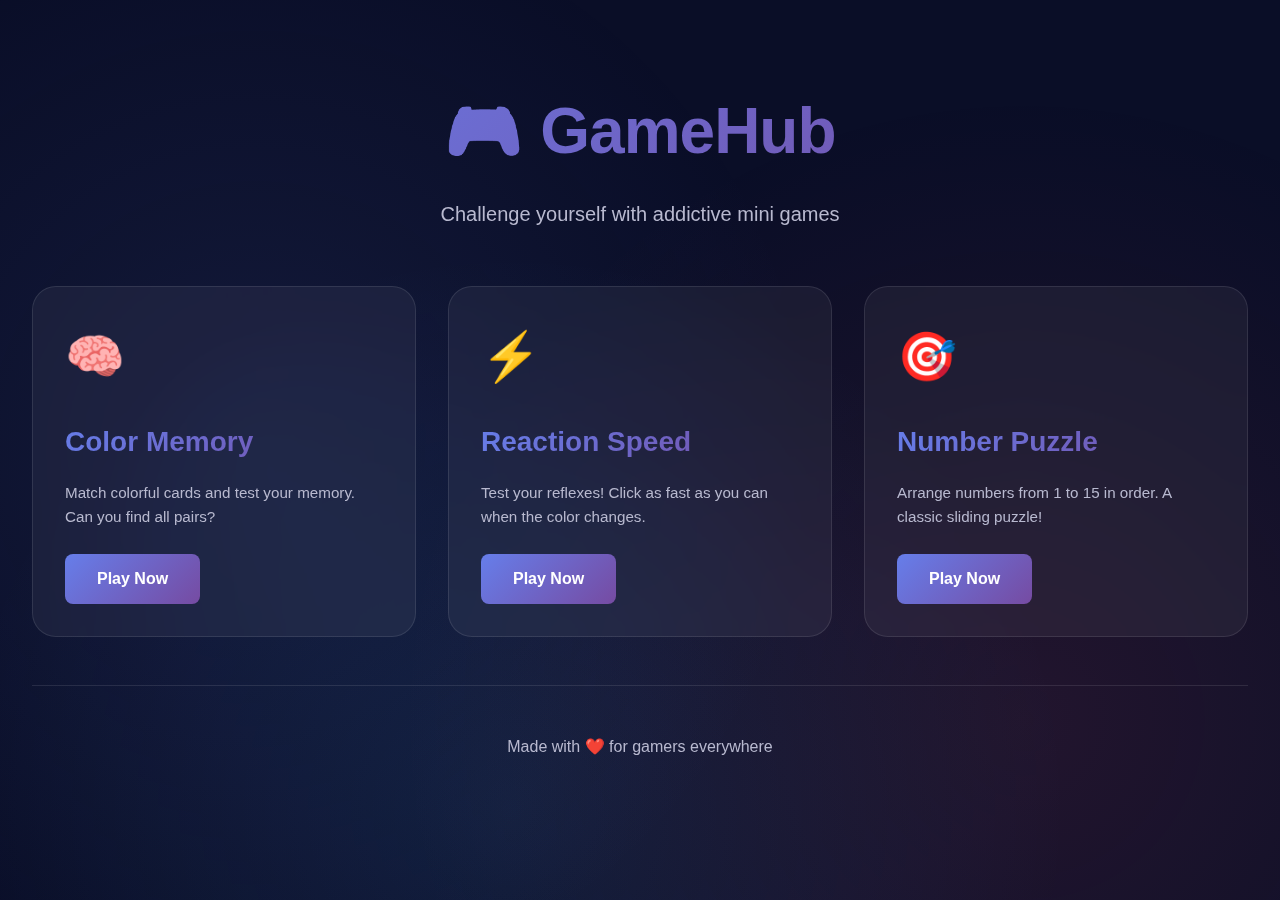
<file: Gaming/index.html>
<!DOCTYPE html>
<html lang="en">

<head>
    <meta charset="UTF-8">
    <meta name="viewport" content="width=device-width, initial-scale=1.0">
    <meta name="description" content="GameHub - Play addictive mini games and test your skills">
    <title>GameHub - Modern Gaming Platform</title>
    <link rel="stylesheet" href="style.css">
</head>

<body>
    <div class="container">
        <!-- Header -->
        <header>
            <h1 class="logo">🎮 GameHub</h1>
            <p class="tagline">Challenge yourself with addictive mini games</p>
        </header>

        <!-- Main Menu -->
        <div id="main-menu">
            <div class="game-grid">
                <!-- Memory Game Card -->
                <div class="game-card" onclick="startGame('memory')">
                    <span class="game-icon">🧠</span>
                    <h2>Color Memory</h2>
                    <p>Match colorful cards and test your memory. Can you find all pairs?</p>
                    <button class="play-btn">Play Now</button>
                </div>

                <!-- Reaction Game Card -->
                <div class="game-card" onclick="startGame('reaction')">
                    <span class="game-icon">⚡</span>
                    <h2>Reaction Speed</h2>
                    <p>Test your reflexes! Click as fast as you can when the color changes.</p>
                    <button class="play-btn">Play Now</button>
                </div>

                <!-- Number Puzzle Card -->
                <div class="game-card" onclick="startGame('puzzle')">
                    <span class="game-icon">🎯</span>
                    <h2>Number Puzzle</h2>
                    <p>Arrange numbers from 1 to 15 in order. A classic sliding puzzle!</p>
                    <button class="play-btn">Play Now</button>
                </div>
            </div>
        </div>

        <!-- Memory Game -->
        <div id="memory-game" class="game-container">
            <div class="game-header">
                <h2>🧠 Color Memory</h2>
                <button class="back-btn" onclick="backToMenu()">← Back to Menu</button>
            </div>

            <div class="game-stats">
                <div class="stat-item">
                    <div class="stat-label">Moves</div>
                    <div class="stat-value" id="memory-moves">0</div>
                </div>
                <div class="stat-item">
                    <div class="stat-label">Matches</div>
                    <div class="stat-value" id="memory-matches">0</div>
                </div>
                <div class="stat-item">
                    <div class="stat-label">Time</div>
                    <div class="stat-value" id="memory-time">0s</div>
                </div>
            </div>

            <div id="memory-success" class="success-message hidden">
                🎉 Congratulations! You won in <span id="final-moves">0</span> moves and <span id="final-time">0</span>
                seconds!
            </div>

            <div class="memory-grid" id="memory-grid"></div>

            <div class="game-controls">
                <button class="btn btn-primary" onclick="initMemoryGame()">New Game</button>
            </div>
        </div>

        <!-- Reaction Game -->
        <div id="reaction-game" class="game-container">
            <div class="game-header">
                <h2>⚡ Reaction Speed</h2>
                <button class="back-btn" onclick="backToMenu()">← Back to Menu</button>
            </div>

            <div class="game-stats">
                <div class="stat-item">
                    <div class="stat-label">Best Time</div>
                    <div class="stat-value" id="reaction-best">-</div>
                </div>
                <div class="stat-item">
                    <div class="stat-label">Average</div>
                    <div class="stat-value" id="reaction-avg">-</div>
                </div>
                <div class="stat-item">
                    <div class="stat-label">Attempts</div>
                    <div class="stat-value" id="reaction-attempts">0</div>
                </div>
            </div>

            <div class="reaction-zone" id="reaction-zone" onclick="handleReactionClick()">
                <div class="reaction-message" id="reaction-message">Click to Start</div>
                <div class="reaction-result" id="reaction-result"></div>
            </div>

            <div class="game-controls">
                <button class="btn btn-secondary" onclick="resetReactionGame()">Reset Stats</button>
            </div>
        </div>

        <!-- Number Puzzle Game -->
        <div id="puzzle-game" class="game-container">
            <div class="game-header">
                <h2>🎯 Number Puzzle</h2>
                <button class="back-btn" onclick="backToMenu()">← Back to Menu</button>
            </div>

            <div class="game-stats">
                <div class="stat-item">
                    <div class="stat-label">Moves</div>
                    <div class="stat-value" id="puzzle-moves">0</div>
                </div>
                <div class="stat-item">
                    <div class="stat-label">Time</div>
                    <div class="stat-value" id="puzzle-time">0s</div>
                </div>
            </div>

            <div id="puzzle-success" class="success-message hidden">
                🎉 Puzzle solved in <span id="puzzle-final-moves">0</span> moves and <span
                    id="puzzle-final-time">0</span> seconds!
            </div>

            <div class="puzzle-grid" id="puzzle-grid"></div>

            <div class="game-controls">
                <button class="btn btn-primary" onclick="initPuzzleGame()">New Game</button>
            </div>
        </div>

        <!-- Footer -->
        <footer>
            <p>Made with ❤️ for gamers everywhere</p>
        </footer>
    </div>

    <script src="script.js"></script>
</body>

</html>
</file>
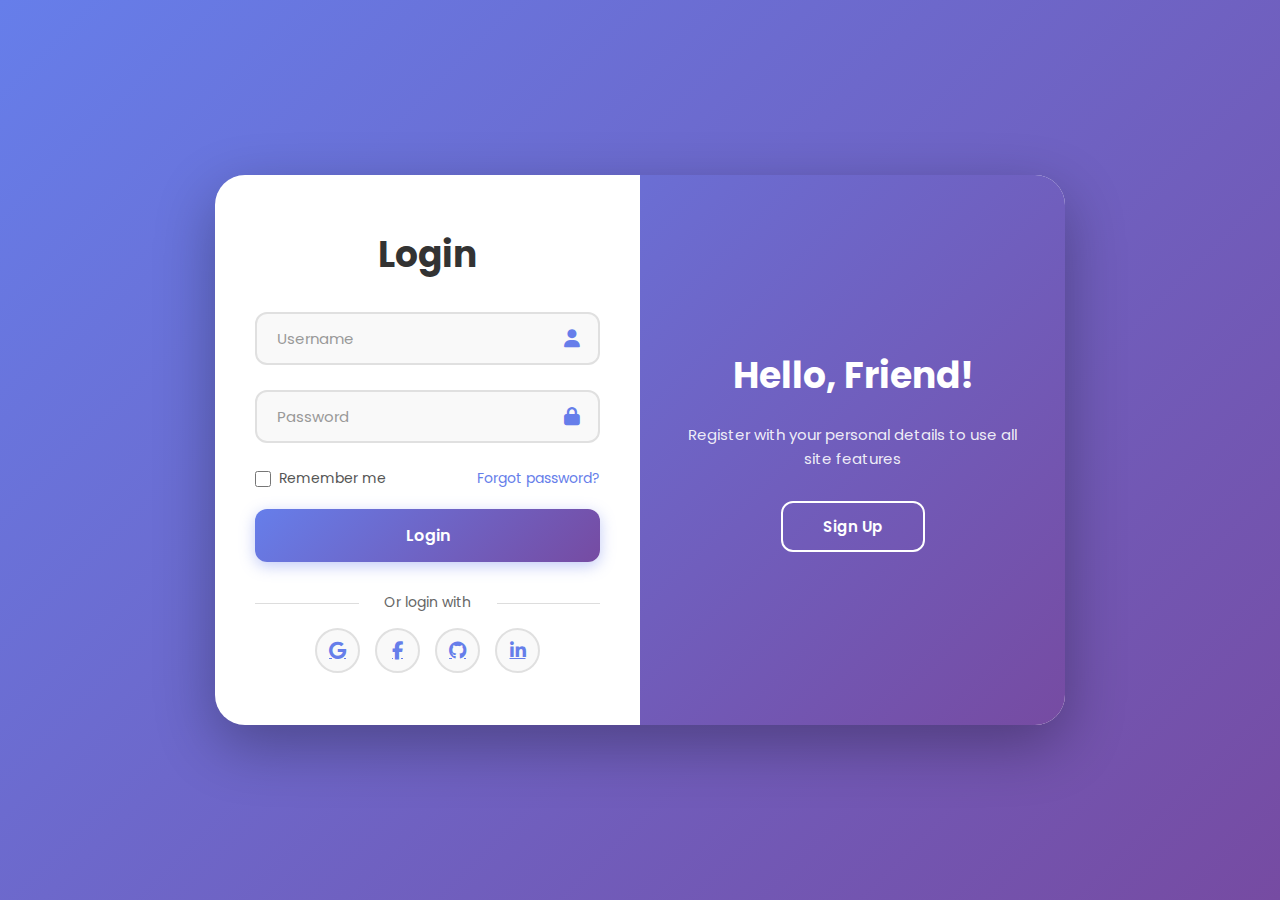
<file: Login page/index.html>
<!DOCTYPE html>
<html lang="en">

<head>
    <meta charset="UTF-8">
    <meta name="viewport" content="width=device-width, initial-scale=1.0">
    <meta name="description" content="Modern responsive login and registration page">
    <title>Login & Register</title>
    <link rel="stylesheet" href="style.css">
    <link rel="stylesheet" href="https://cdnjs.cloudflare.com/ajax/libs/font-awesome/6.5.1/css/all.min.css">
</head>

<body>
    <div class="container" id="container">
        <!-- Login Form -->
        <div class="form-box form-box-login">
            <form action="#" onsubmit="handleLogin(event)">
                <h1>Login</h1>
                <div class="input-box">
                    <input type="text" id="login-username" placeholder="Username" required>
                    <i class="fa-solid fa-user"></i>
                </div>
                <div class="input-box">
                    <input type="password" id="login-password" placeholder="Password" required>
                    <i class="fa-solid fa-lock"></i>
                </div>
                <div class="remember-forgot">
                    <label>
                        <input type="checkbox"> Remember me
                    </label>
                    <a href="#">Forgot password?</a>
                </div>
                <button type="submit" class="submit-btn">Login</button>
                <div class="social-login">
                    <p>Or login with</p>
                    <div class="social-icons">
                        <a href="#" aria-label="Google"><i class="fa-brands fa-google"></i></a>
                        <a href="#" aria-label="Facebook"><i class="fa-brands fa-facebook-f"></i></a>
                        <a href="#" aria-label="GitHub"><i class="fa-brands fa-github"></i></a>
                        <a href="#" aria-label="LinkedIn"><i class="fa-brands fa-linkedin-in"></i></a>
                    </div>
                </div>
            </form>
        </div>

        <!-- Register Form -->
        <div class="form-box form-box-register">
            <form action="#" onsubmit="handleRegister(event)">
                <h1>Register</h1>
                <div class="input-box">
                    <input type="text" id="register-username" placeholder="Username" required>
                    <i class="fa-solid fa-user"></i>
                </div>
                <div class="input-box">
                    <input type="email" id="register-email" placeholder="Email" required>
                    <i class="fa-solid fa-envelope"></i>
                </div>
                <div class="input-box">
                    <input type="password" id="register-password" placeholder="Password" required>
                    <i class="fa-solid fa-lock"></i>
                </div>
                <div class="remember-forgot">
                    <label>
                        <input type="checkbox" required> I agree to the terms & conditions
                    </label>
                </div>
                <button type="submit" class="submit-btn">Register</button>
                <div class="social-login">
                    <p>Or register with</p>
                    <div class="social-icons">
                        <a href="#" aria-label="Google"><i class="fa-brands fa-google"></i></a>
                        <a href="#" aria-label="Facebook"><i class="fa-brands fa-facebook-f"></i></a>
                        <a href="#" aria-label="GitHub"><i class="fa-brands fa-github"></i></a>
                        <a href="#" aria-label="LinkedIn"><i class="fa-brands fa-linkedin-in"></i></a>
                    </div>
                </div>
            </form>
        </div>

        <!-- Toggle Panel -->
        <div class="toggle-container">
            <div class="toggle">
                <div class="toggle-panel toggle-left">
                    <h1>Welcome Back!</h1>
                    <p>Enter your personal details to use all site features</p>
                    <button class="toggle-btn" id="login-btn">Sign In</button>
                </div>
                <div class="toggle-panel toggle-right">
                    <h1>Hello, Friend!</h1>
                    <p>Register with your personal details to use all site features</p>
                    <button class="toggle-btn" id="register-btn">Sign Up</button>
                </div>
            </div>
        </div>
    </div>

    <script src="script.js"></script>
</body>

</html>
</file>
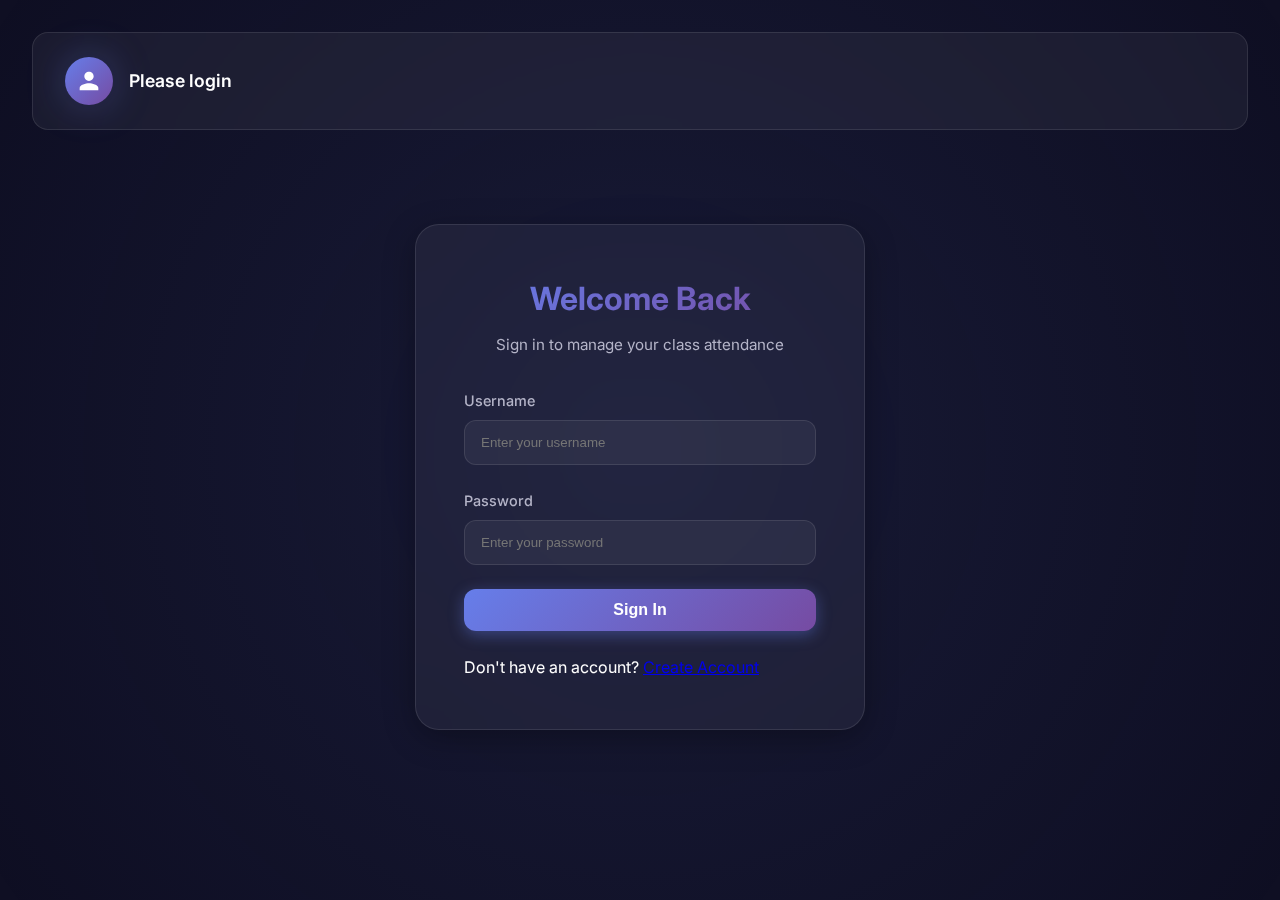
<file: school-attendence-manager/index.html>
<!DOCTYPE html>
<html lang="en">

<head>
    <meta charset="UTF-8">
    <meta name="viewport" content="width=device-width, initial-scale=1.0">
    <meta name="description"
        content="Attendance Management System for School Teachers - Easy-to-use interface for daily attendance tracking">
    <title>Attendance Management System</title>
    <link rel="preconnect" href="https://fonts.googleapis.com">
    <link rel="preconnect" href="https://fonts.gstatic.com" crossorigin>
    <link href="https://fonts.googleapis.com/css2?family=Inter:wght@300;400;500;600;700&display=swap" rel="stylesheet">
    <link rel="stylesheet" href="styles.css">
</head>

<body>
    <div class="container">
        <!-- Header Section -->
        <header class="header">
            <div class="user-info" id="userInfo">
                <div class="user-avatar" id="userAvatar">
                    <svg xmlns="http://www.w3.org/2000/svg" viewBox="0 0 24 24" fill="currentColor">
                        <path
                            d="M12 12c2.21 0 4-1.79 4-4s-1.79-4-4-4-4 1.79-4 4 1.79 4 4 4zm0 2c-2.67 0-8 1.34-8 4v2h16v-2c0-2.66-5.33-4-8-4z" />
                    </svg>
                </div>
                <span class="user-name" id="userName">Please login</span>
            </div>
            <div class="header-actions">
                <button class="logo-btn" id="logoBtn" style="display: none;" title="View Student List">
                    <svg xmlns="http://www.w3.org/2000/svg" viewBox="0 0 24 24" fill="currentColor">
                        <path
                            d="M19 3H5c-1.1 0-2 .9-2 2v14c0 1.1.9 2 2 2h14c1.1 0 2-.9 2-2V5c0-1.1-.9-2-2-2zM9 17H7v-7h2v7zm4 0h-2V7h2v10zm4 0h-2v-4h2v4z" />
                    </svg>
                </button>
                <button class="btn btn-secondary" id="logoutBtn" style="display: none;">Logout</button>
            </div>
        </header>

        <!-- Student List Modal -->
        <div class="modal-overlay" id="studentModal" style="display: none;">
            <div class="modal-container">
                <div class="modal-header">
                    <h2>Student List</h2>
                    <button class="modal-close" id="closeModal">
                        <svg xmlns="http://www.w3.org/2000/svg" viewBox="0 0 24 24" fill="currentColor">
                            <path
                                d="M19 6.41L17.59 5 12 10.59 6.41 5 5 6.41 10.59 12 5 17.59 6.41 19 12 13.41 17.59 19 19 17.59 13.41 12z" />
                        </svg>
                    </button>
                </div>

                <!-- Add Student Form -->
                <div class="add-student-form">
                    <input type="text" id="studentNameInput" placeholder="Enter student name" class="student-input">
                    <button class="btn btn-primary" id="addStudentBtn">Add Student</button>
                </div>

                <!-- Tab Navigation -->
                <div class="tab-navigation">
                    <button class="tab-btn active" data-tab="all">All Students</button>
                    <button class="tab-btn" data-tab="present">Present</button>
                    <button class="tab-btn" data-tab="absent">Absent</button>
                </div>

                <!-- Student Lists -->
                <div class="student-lists">
                    <div class="student-list-container active" id="allStudentsList">
                        <div class="student-list" id="allList"></div>
                    </div>
                    <div class="student-list-container" id="presentStudentsList">
                        <div class="student-list" id="presentList"></div>
                    </div>
                    <div class="student-list-container" id="absentStudentsList">
                        <div class="student-list" id="absentList"></div>
                    </div>
                </div>
            </div>
        </div>

        <!-- Login Section -->
        <section class="login-section" id="loginSection">
            <div class="login-card">
                <div class="login-header">
                    <h1>Welcome Back</h1>
                    <p>Sign in to manage your class attendance</p>
                </div>
                <form id="loginForm" class="login-form">
                    <div class="form-group">
                        <label for="username">Username</label>
                        <input type="text" id="username" name="username" placeholder="Enter your username" required>
                    </div>
                    <div class="form-group">
                        <label for="password">Password</label>
                        <input type="password" id="password" name="password" placeholder="Enter your password" required>
                    </div>
                    <button type="submit" class="btn btn-primary">Sign In</button>
                    <div class="form-toggle">
                        <p>Don't have an account? <a href="#" id="showSignup">Create Account</a></p>
                    </div>
                </form>
            </div>
        </section>

        <!-- Signup Section -->
        <section class="signup-section" id="signupSection" style="display: none;">
            <div class="login-card">
                <div class="login-header">
                    <h1>Create Account</h1>
                    <p>Register to start managing attendance</p>
                </div>
                <form id="signupForm" class="login-form">
                    <div class="form-group">
                        <label for="signupUsername">Username</label>
                        <input type="text" id="signupUsername" name="signupUsername" placeholder="Choose a username"
                            required minlength="3">
                    </div>
                    <div class="form-group">
                        <label for="signupPassword">Password</label>
                        <input type="password" id="signupPassword" name="signupPassword" placeholder="Choose a password"
                            required minlength="4">
                    </div>
                    <div class="form-group">
                        <label for="confirmPassword">Confirm Password</label>
                        <input type="password" id="confirmPassword" name="confirmPassword"
                            placeholder="Confirm your password" required>
                    </div>
                    <button type="submit" class="btn btn-primary">Create Account</button>
                    <div class="form-toggle">
                        <p>Already have an account? <a href="#" id="showLogin">Sign In</a></p>
                    </div>
                </form>
            </div>
        </section>

        <!-- Dashboard Section -->
        <section class="dashboard-section" id="dashboardSection" style="display: none;">
            <div class="dashboard-header">
                <h1>Attendance Dashboard</h1>
                <p class="date-display" id="dateDisplay"></p>
            </div>

            <!-- Statistics Cards -->
            <div class="stats-grid">
                <div class="stat-card stat-total">
                    <div class="stat-icon">
                        <svg xmlns="http://www.w3.org/2000/svg" viewBox="0 0 24 24" fill="currentColor">
                            <path
                                d="M16 11c1.66 0 2.99-1.34 2.99-3S17.66 5 16 5c-1.66 0-3 1.34-3 3s1.34 3 3 3zm-8 0c1.66 0 2.99-1.34 2.99-3S9.66 5 8 5C6.34 5 5 6.34 5 8s1.34 3 3 3zm0 2c-2.33 0-7 1.17-7 3.5V19h14v-2.5c0-2.33-4.67-3.5-7-3.5zm8 0c-.29 0-.62.02-.97.05 1.16.84 1.97 1.97 1.97 3.45V19h6v-2.5c0-2.33-4.67-3.5-7-3.5z" />
                        </svg>
                    </div>
                    <div class="stat-content">
                        <h3>Total Students</h3>
                        <p class="stat-number" id="totalStudents">0</p>
                    </div>
                </div>

                <div class="stat-card stat-present">
                    <div class="stat-icon">
                        <svg xmlns="http://www.w3.org/2000/svg" viewBox="0 0 24 24" fill="currentColor">
                            <path d="M9 16.17L4.83 12l-1.42 1.41L9 19 21 7l-1.41-1.41z" />
                        </svg>
                    </div>
                    <div class="stat-content">
                        <h3>Present</h3>
                        <p class="stat-number" id="presentStudents">0</p>
                    </div>
                </div>

                <div class="stat-card stat-absent">
                    <div class="stat-icon">
                        <svg xmlns="http://www.w3.org/2000/svg" viewBox="0 0 24 24" fill="currentColor">
                            <path
                                d="M19 6.41L17.59 5 12 10.59 6.41 5 5 6.41 10.59 12 5 17.59 6.41 19 12 13.41 17.59 19 19 17.59 13.41 12z" />
                        </svg>
                    </div>
                    <div class="stat-content">
                        <h3>Absent</h3>
                        <p class="stat-number" id="absentStudents">0</p>
                    </div>
                </div>
            </div>

            <!-- Attendance Management -->
            <div class="attendance-management">
                <div class="management-card">
                    <h2>Manage Attendance</h2>
                    <div class="management-controls">
                        <div class="form-group">
                            <label for="totalInput">Total Students</label>
                            <input type="number" id="totalInput" min="0" placeholder="Enter total students">
                        </div>
                        <div class="form-group">
                            <label for="presentInput">Present Students</label>
                            <input type="number" id="presentInput" min="0" placeholder="Enter present students">
                        </div>
                        <button class="btn btn-primary" id="updateBtn">Update Attendance</button>
                    </div>
                </div>

                <div class="attendance-chart">
                    <h2>Attendance Overview</h2>
                    <div class="chart-container">
                        <div class="progress-ring">
                            <svg class="progress-svg" viewBox="0 0 200 200">
                                <circle class="progress-bg" cx="100" cy="100" r="80"></circle>
                                <circle class="progress-bar" id="progressCircle" cx="100" cy="100" r="80"></circle>
                            </svg>
                            <div class="progress-text">
                                <span class="progress-percentage" id="attendancePercentage">0%</span>
                                <span class="progress-label">Attendance</span>
                            </div>
                        </div>
                    </div>
                </div>
            </div>
        </section>
    </div>

    <script src="script.js"></script>
</body>

</html>
</file>
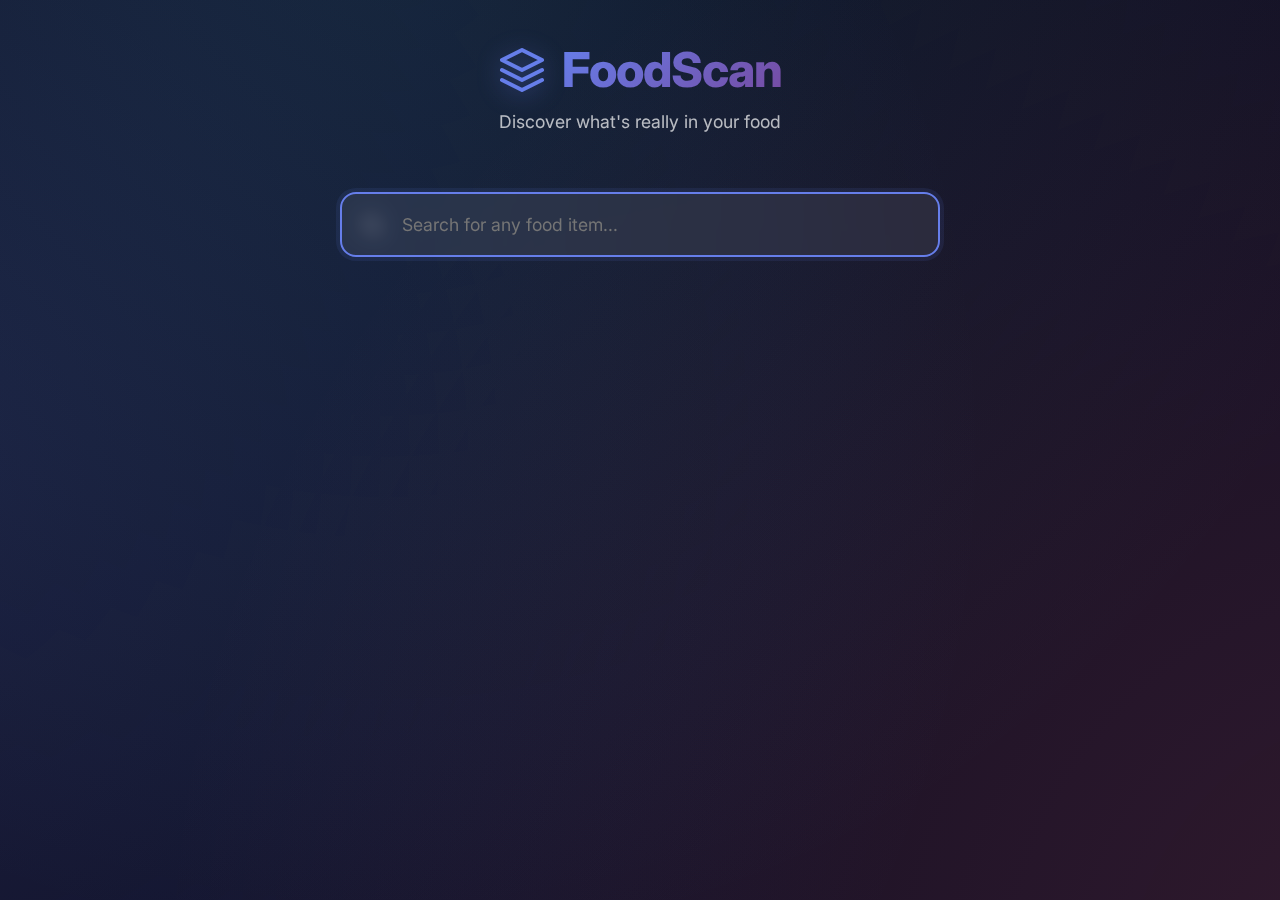
<file: Start chatting/index.html>
<!DOCTYPE html>
<html lang="en">

<head>
    <meta charset="UTF-8">
    <meta name="viewport" content="width=device-width, initial-scale=1.0">
    <meta name="description" content="Search and discover chemical and herbal content in your favorite food items">
    <title>FoodScan - Chemical & Herbal Content Analyzer</title>
    <link rel="preconnect" href="https://fonts.googleapis.com">
    <link rel="preconnect" href="https://fonts.gstatic.com" crossorigin>
    <link href="https://fonts.googleapis.com/css2?family=Inter:wght@300;400;500;600;700;800&display=swap"
        rel="stylesheet">
    <link rel="stylesheet" href="styles.css">
</head>

<body>
    <div class="background-gradient"></div>
    <div class="container">
        <!-- Header Section -->
        <header class="header">
            <div class="logo">
                <svg class="logo-icon" viewBox="0 0 24 24" fill="none" xmlns="http://www.w3.org/2000/svg">
                    <path d="M12 2L2 7L12 12L22 7L12 2Z" stroke="currentColor" stroke-width="2" stroke-linecap="round"
                        stroke-linejoin="round" />
                    <path d="M2 17L12 22L22 17" stroke="currentColor" stroke-width="2" stroke-linecap="round"
                        stroke-linejoin="round" />
                    <path d="M2 12L12 17L22 12" stroke="currentColor" stroke-width="2" stroke-linecap="round"
                        stroke-linejoin="round" />
                </svg>
                <h1>FoodScan</h1>
            </div>
            <p class="tagline">Discover what's really in your food</p>
        </header>

        <!-- Search Section -->
        <div class="search-section">
            <div class="search-container">
                <svg class="search-icon" viewBox="0 0 24 24" fill="none" xmlns="http://www.w3.org/2000/svg">
                    <circle cx="11" cy="11" r="8" stroke="currentColor" stroke-width="2" />
                    <path d="M21 21L16.65 16.65" stroke="currentColor" stroke-width="2" stroke-linecap="round" />
                </svg>
                <input type="text" id="searchInput" class="search-input" placeholder="Search for any food item..."
                    autocomplete="off">
                <button id="clearBtn" class="clear-btn" style="display: none;">
                    <svg viewBox="0 0 24 24" fill="none" xmlns="http://www.w3.org/2000/svg">
                        <path d="M18 6L6 18M6 6L18 18" stroke="currentColor" stroke-width="2" stroke-linecap="round" />
                    </svg>
                </button>
            </div>
            <div id="searchResults" class="search-results"></div>
        </div>

        <!-- Food Details Section -->
        <div id="foodDetails" class="food-details" style="display: none;">
            <button id="backBtn" class="back-btn">
                <svg viewBox="0 0 24 24" fill="none" xmlns="http://www.w3.org/2000/svg">
                    <path d="M19 12H5M5 12L12 19M5 12L12 5" stroke="currentColor" stroke-width="2"
                        stroke-linecap="round" stroke-linejoin="round" />
                </svg>
                Back to Search
            </button>

            <div class="food-header">
                <div class="food-icon">�️</div>
                <h2 id="foodName" class="food-name"></h2>
                <p id="foodCategory" class="food-category"></p>
            </div>

            <div class="content-grid">
                <!-- Chemical Content Column -->
                <div class="content-card chemical-card">
                    <div class="card-header">
                        <svg class="card-icon" viewBox="0 0 24 24" fill="none" xmlns="http://www.w3.org/2000/svg">
                            <path d="M9 3V15M9 15L4 10M9 15L14 10" stroke="currentColor" stroke-width="2"
                                stroke-linecap="round" stroke-linejoin="round" />
                            <path d="M20 8V21H4V8" stroke="currentColor" stroke-width="2" stroke-linecap="round"
                                stroke-linejoin="round" />
                        </svg>
                        <h3>Chemical Content</h3>
                    </div>
                    <div id="chemicalContent" class="content-list"></div>
                </div>

                <!-- Herbal Content Column -->
                <div class="content-card herbal-card">
                    <div class="card-header">
                        <svg class="card-icon" viewBox="0 0 24 24" fill="none" xmlns="http://www.w3.org/2000/svg">
                            <path
                                d="M12 2C12 2 7 4 7 9C7 11 8 13 9.5 14C8 14.5 7 16 7 18C7 20.5 9 22 12 22C15 22 17 20.5 17 18C17 16 16 14.5 14.5 14C16 13 17 11 17 9C17 4 12 2 12 2Z"
                                stroke="currentColor" stroke-width="2" stroke-linecap="round" stroke-linejoin="round" />
                        </svg>
                        <h3>Herbal Content</h3>
                    </div>
                    <div id="herbalContent" class="content-list"></div>
                </div>
            </div>
        </div>
    </div>

    <script src="script.js"></script>
</body>

</html>
</file>
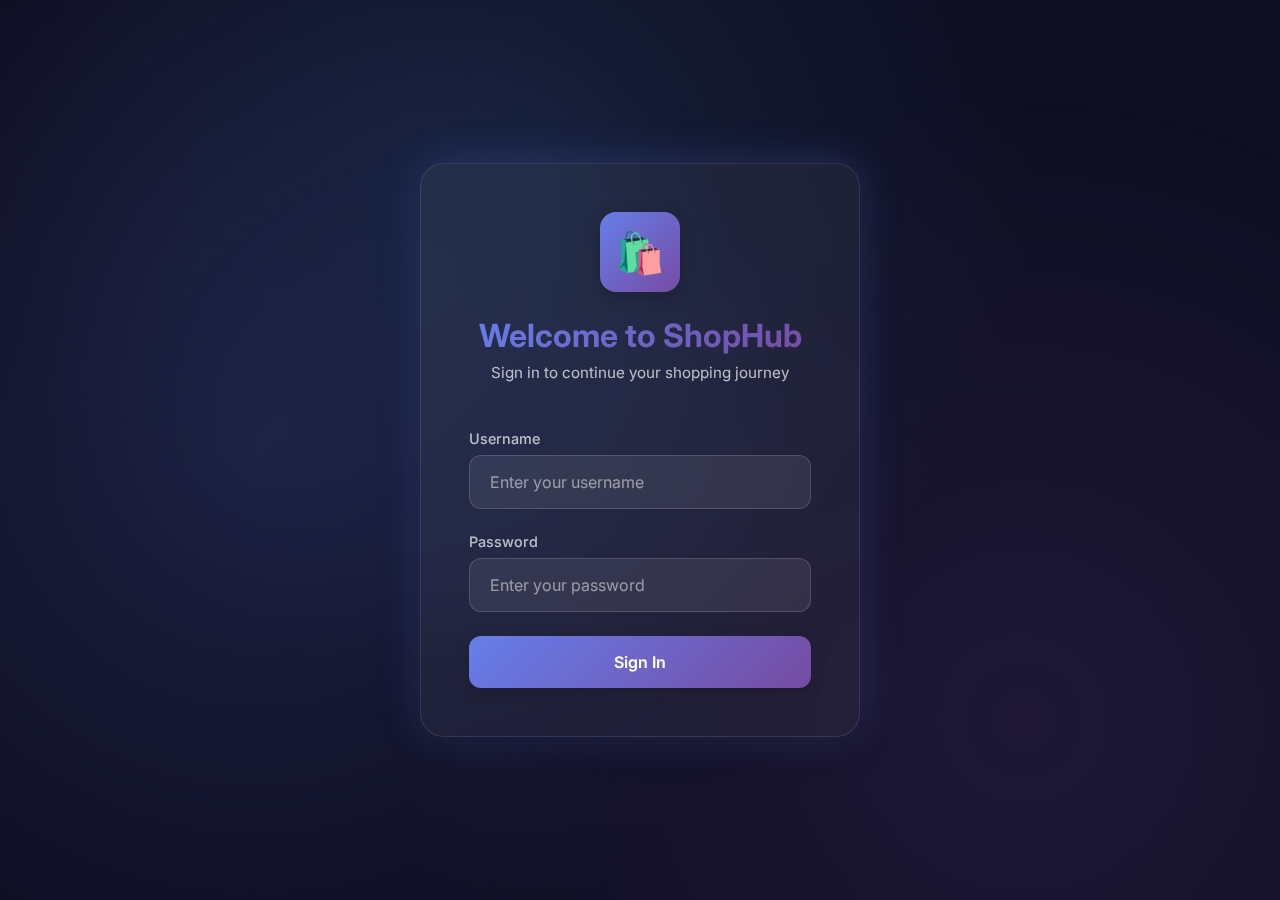
<file: school-attendence-manager/shopping app/index.html>
<!DOCTYPE html>
<html lang="en">

<head>
    <meta charset="UTF-8">
    <meta name="viewport" content="width=device-width, initial-scale=1.0">
    <meta name="description" content="Modern shopping app with stunning design and smooth user experience">
    <title>ShopHub - Your Premium Shopping Destination</title>
    <link rel="stylesheet" href="styles.css">
</head>

<body>
    <!-- Login Page -->
    <div id="loginPage" class="login-container">
        <div class="login-card">
            <div class="login-header">
                <div class="login-logo">🛍️</div>
                <h1 class="login-title">Welcome to ShopHub</h1>
                <p class="login-subtitle">Sign in to continue your shopping journey</p>
            </div>

            <form id="loginForm">
                <div class="form-group">
                    <label for="username" class="form-label">Username</label>
                    <input type="text" id="username" class="form-input" placeholder="Enter your username" required>
                </div>

                <div class="form-group">
                    <label for="password" class="form-label">Password</label>
                    <input type="password" id="password" class="form-input" placeholder="Enter your password" required>
                </div>

                <button type="submit" class="btn btn-primary">
                    Sign In
                </button>
            </form>
        </div>
    </div>

    <!-- Main Shopping App -->
    <div id="mainApp" class="hidden">
        <!-- Header -->
        <header class="app-header">
            <div class="header-content">
                <a href="#" class="app-logo">
                    <div class="logo-icon">🛍️</div>
                    <span>ShopHub</span>
                </a>

                <div class="header-actions">
                    <a href="#" id="ordersLink" class="orders-link">
                        <span class="orders-icon">📦</span>
                        <span>My Orders</span>
                    </a>
                    <button id="logoutBtn" class="logout-btn">Logout</button>
                </div>
            </div>
        </header>

        <!-- Main Content Area -->
        <main id="mainContent">
            <!-- Products Page -->
            <div id="productsPage" class="container">
                <h2
                    style="font-size: 2.5rem; font-weight: 700; margin-bottom: 2rem; background: var(--primary-gradient); -webkit-background-clip: text; -webkit-text-fill-color: transparent; background-clip: text;">
                    Featured Products
                </h2>
                <div class="products-grid" id="productsGrid">
                    <!-- Products will be dynamically inserted here -->
                </div>
            </div>

            <!-- Orders Page -->
            <div id="ordersPage" class="container orders-container hidden">
                <div class="orders-header">
                    <h2 class="orders-title">My Orders</h2>
                    <div class="orders-logo">📦</div>
                </div>

                <div id="ordersContent">
                    <!-- Orders will be dynamically inserted here -->
                </div>
            </div>
        </main>
    </div>

    <script src="script.js"></script>
</body>

</html>
</file>
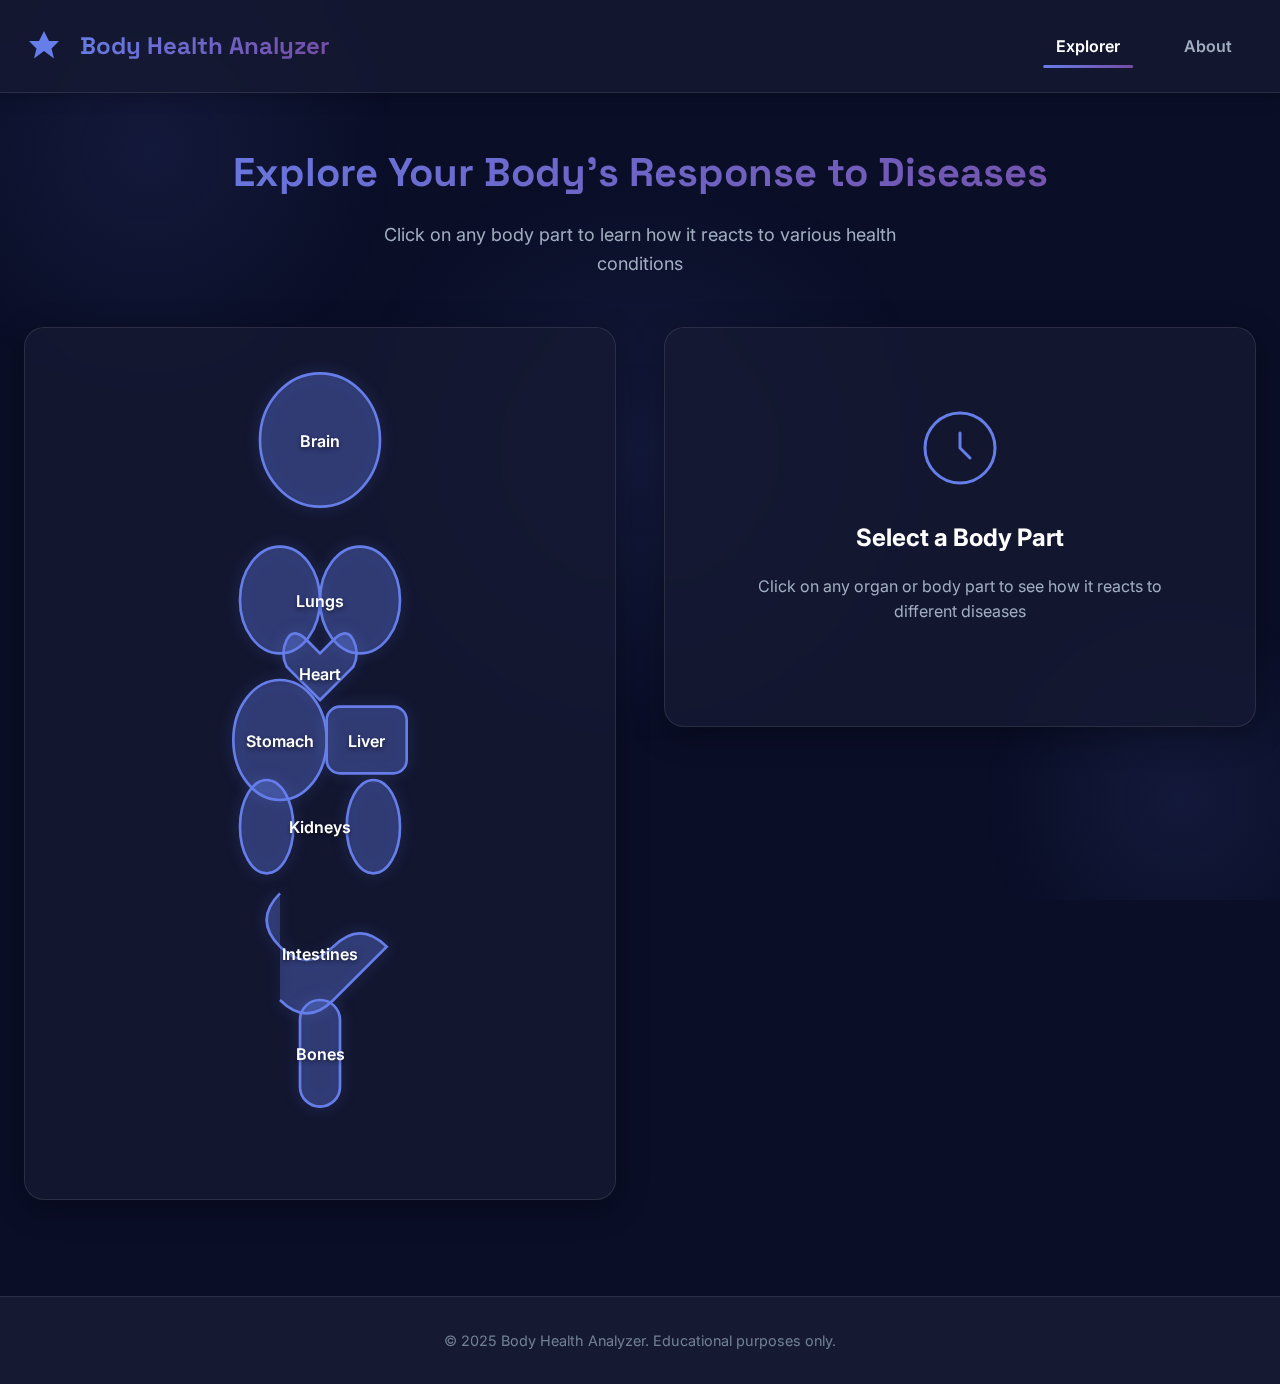
<file: Start chatting/medical-body-app/index.html>
<!DOCTYPE html>
<html lang="en">

<head>
    <meta charset="UTF-8">
    <meta name="viewport" content="width=device-width, initial-scale=1.0">
    <title>Body Health Analyzer - Interactive Medical Guide</title>
    <meta name="description"
        content="Explore how different body parts react to various diseases with our interactive medical guide">
    <link rel="preconnect" href="https://fonts.googleapis.com">
    <link rel="preconnect" href="https://fonts.gstatic.com" crossorigin>
    <link
        href="https://fonts.googleapis.com/css2?family=Inter:wght@300;400;600;700;800&family=Space+Grotesk:wght@500;700&display=swap"
        rel="stylesheet">
    <link rel="stylesheet" href="styles.css">
</head>

<body>
    <!-- Background Animation -->
    <div class="background-animation">
        <div class="pulse-circle pulse-1"></div>
        <div class="pulse-circle pulse-2"></div>
        <div class="pulse-circle pulse-3"></div>
    </div>

    <!-- Header -->
    <header class="header">
        <div class="container">
            <div class="logo">
                <svg width="40" height="40" viewBox="0 0 40 40" fill="none">
                    <path d="M20 5L25 15H35L27.5 22.5L30 32.5L20 25L10 32.5L12.5 22.5L5 15H15L20 5Z"
                        fill="url(#logo-gradient)" />
                    <defs>
                        <linearGradient id="logo-gradient" x1="5" y1="5" x2="35" y2="32.5">
                            <stop offset="0%" stop-color="#667eea" />
                            <stop offset="100%" stop-color="#764ba2" />
                        </linearGradient>
                    </defs>
                </svg>
                <h1>Body Health Analyzer</h1>
            </div>
            <nav class="nav">
                <button class="nav-btn active" data-view="explorer">Explorer</button>
                <button class="nav-btn" data-view="about">About</button>
            </nav>
        </div>
    </header>

    <!-- Main Content -->
    <main class="main-content">
        <div class="container">
            <!-- Explorer View -->
            <section id="explorer-view" class="view active">
                <div class="intro-section">
                    <h2 class="section-title">Explore Your Body's Response to Diseases</h2>
                    <p class="section-subtitle">Click on any body part to learn how it reacts to various health
                        conditions</p>
                </div>

                <div class="content-grid">
                    <!-- Interactive Body Diagram -->
                    <div class="body-diagram-container">
                        <div class="body-diagram">
                            <svg viewBox="0 0 300 600" class="body-svg">
                                <!-- Head -->
                                <ellipse id="brain" cx="150" cy="60" rx="45" ry="50" class="body-part"
                                    data-part="brain" />
                                <text x="150" y="65" text-anchor="middle" class="part-label">Brain</text>

                                <!-- Lungs -->
                                <ellipse id="lungs-left" cx="120" cy="180" rx="30" ry="40" class="body-part"
                                    data-part="lungs" />
                                <ellipse id="lungs-right" cx="180" cy="180" rx="30" ry="40" class="body-part"
                                    data-part="lungs" />
                                <text x="150" y="185" text-anchor="middle" class="part-label">Lungs</text>

                                <!-- Heart -->
                                <path id="heart"
                                    d="M 150 220 L 160 210 Q 170 200 175 210 Q 180 220 175 230 L 150 255 L 125 230 Q 120 220 125 210 Q 130 200 140 210 Z"
                                    class="body-part" data-part="heart" />
                                <text x="150" y="240" text-anchor="middle" class="part-label">Heart</text>

                                <!-- Liver -->
                                <rect id="liver" x="155" y="260" width="60" height="50" rx="10" class="body-part"
                                    data-part="liver" />
                                <text x="185" y="290" text-anchor="middle" class="part-label">Liver</text>

                                <!-- Stomach -->
                                <ellipse id="stomach" cx="120" cy="285" rx="35" ry="45" class="body-part"
                                    data-part="stomach" />
                                <text x="120" y="290" text-anchor="middle" class="part-label">Stomach</text>

                                <!-- Kidneys -->
                                <ellipse id="kidney-left" cx="110" cy="350" rx="20" ry="35" class="body-part"
                                    data-part="kidneys" />
                                <ellipse id="kidney-right" cx="190" cy="350" rx="20" ry="35" class="body-part"
                                    data-part="kidneys" />
                                <text x="150" y="355" text-anchor="middle" class="part-label">Kidneys</text>

                                <!-- Intestines -->
                                <path id="intestines"
                                    d="M 120 400 Q 100 420 120 440 Q 140 460 160 440 Q 180 420 200 440 Q 180 460 160 480 Q 140 500 120 480"
                                    class="body-part" data-part="intestines" fill="none" stroke-width="15" />
                                <text x="150" y="450" text-anchor="middle" class="part-label">Intestines</text>

                                <!-- Bones -->
                                <rect id="bones" x="135" y="480" width="30" height="80" rx="15" class="body-part"
                                    data-part="bones" />
                                <text x="150" y="525" text-anchor="middle" class="part-label">Bones</text>
                            </svg>
                        </div>
                    </div>

                    <!-- Information Panel -->
                    <div class="info-panel">
                        <div class="info-card" id="info-card">
                            <div class="info-placeholder">
                                <div class="placeholder-icon">
                                    <svg width="80" height="80" viewBox="0 0 80 80" fill="none">
                                        <circle cx="40" cy="40" r="35" stroke="url(#placeholder-gradient)"
                                            stroke-width="3" />
                                        <path d="M40 25V40L50 50" stroke="url(#placeholder-gradient)" stroke-width="3"
                                            stroke-linecap="round" />
                                        <defs>
                                            <linearGradient id="placeholder-gradient" x1="5" y1="5" x2="75" y2="75">
                                                <stop offset="0%" stop-color="#667eea" />
                                                <stop offset="100%" stop-color="#764ba2" />
                                            </linearGradient>
                                        </defs>
                                    </svg>
                                </div>
                                <h3>Select a Body Part</h3>
                                <p>Click on any organ or body part to see how it reacts to different diseases</p>
                            </div>
                        </div>
                    </div>
                </div>
            </section>

            <!-- About View -->
            <section id="about-view" class="view">
                <div class="about-content">
                    <h2 class="section-title">About Body Health Analyzer</h2>
                    <div class="about-grid">
                        <div class="about-card">
                            <div class="about-icon">🔬</div>
                            <h3>Educational Purpose</h3>
                            <p>Learn how different body parts respond to various diseases and health conditions in an
                                interactive way.</p>
                        </div>
                        <div class="about-card">
                            <div class="about-icon">💡</div>
                            <h3>Interactive Learning</h3>
                            <p>Click on body parts to discover detailed information about symptoms, reactions, and
                                health impacts.</p>
                        </div>
                        <div class="about-card">
                            <div class="about-icon">⚕️</div>
                            <h3>Medical Awareness</h3>
                            <p>Increase your understanding of how diseases affect your body and recognize warning signs
                                early.</p>
                        </div>
                        <div class="about-card">
                            <div class="about-icon">🎯</div>
                            <h3>User-Friendly</h3>
                            <p>Simple, intuitive interface designed for everyone to understand complex medical
                                information easily.</p>
                        </div>
                    </div>
                    <div class="disclaimer">
                        <h4>⚠️ Medical Disclaimer</h4>
                        <p>This application is for educational purposes only. It is not a substitute for professional
                            medical advice, diagnosis, or treatment. Always seek the advice of your physician or other
                            qualified health provider with any questions you may have regarding a medical condition.</p>
                    </div>
                </div>
            </section>
        </div>
    </main>

    <!-- Footer -->
    <footer class="footer">
        <div class="container">
            <p>&copy; 2025 Body Health Analyzer. Educational purposes only.</p>
        </div>
    </footer>

    <script src="script.js"></script>
</body>

</html>
</file>
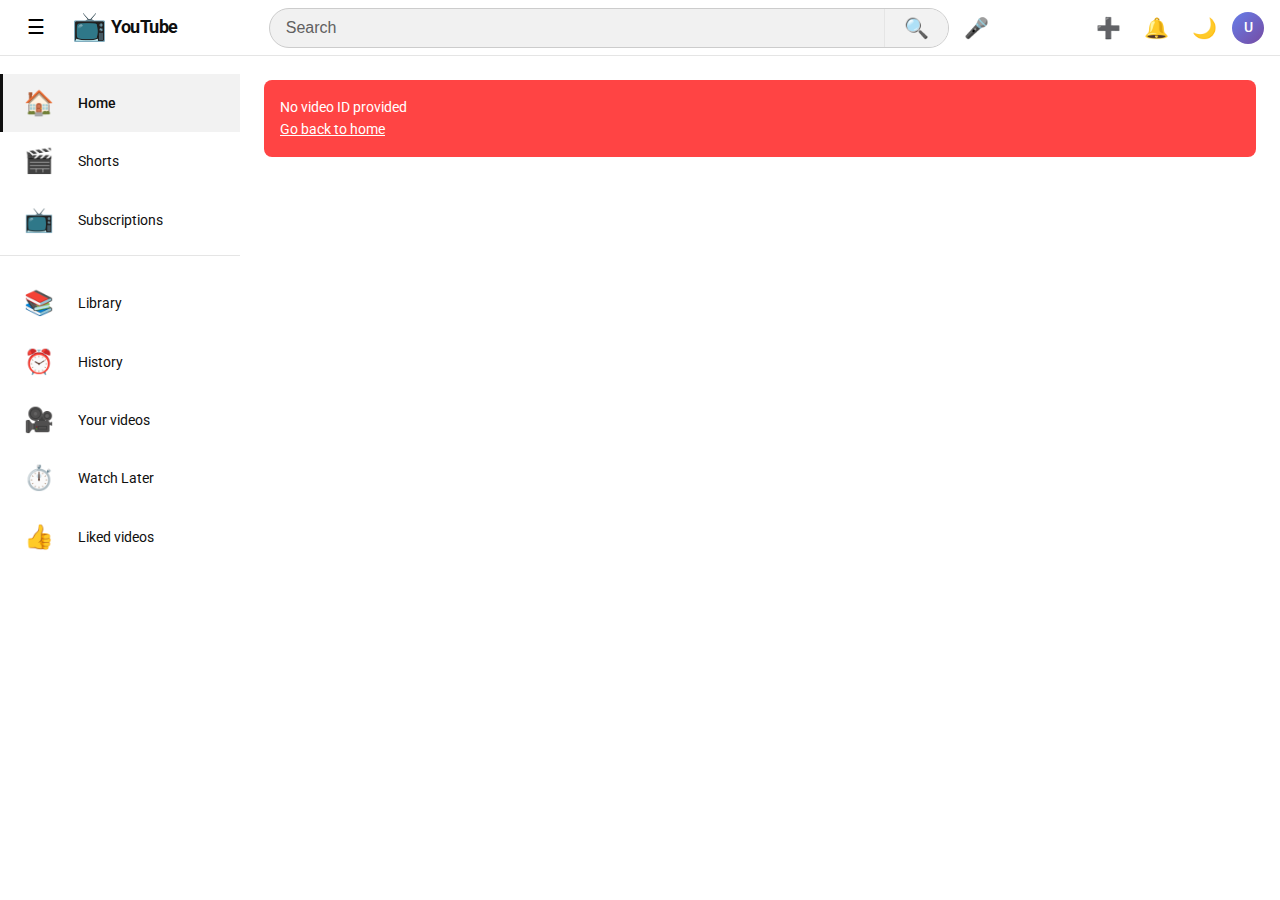
<file: youtube-clone/watch.html>
<!DOCTYPE html>
<html lang="en" data-theme="light">

<head>
    <meta charset="UTF-8">
    <meta name="viewport" content="width=device-width, initial-scale=1.0">
    <meta name="description" content="Watch video on YouTube Clone">
    <title>Video - YouTube Clone</title>

    <!-- Google Fonts -->
    <link rel="preconnect" href="https://fonts.googleapis.com">
    <link rel="preconnect" href="https://fonts.gstatic.com" crossorigin>
    <link href="https://fonts.googleapis.com/css2?family=Roboto:wght@400;500;700&display=swap" rel="stylesheet">

    <!-- Styles -->
    <link rel="stylesheet" href="styles.css">

    <!-- Favicon -->
    <link rel="icon"
        href="data:image/svg+xml,<svg xmlns='http://www.w3.org/2000/svg' viewBox='0 0 100 100'><text y='.9em' font-size='90'>📺</text></svg>">
</head>

<body>
    <!-- Header -->
    <header class="header">
        <div class="header-left">
            <button class="menu-toggle" id="menu-toggle" aria-label="Menu">☰</button>
            <a href="index.html" class="logo">
                <span class="logo-icon">📺</span>
                <span class="logo-text">YouTube</span>
            </a>
        </div>

        <div class="header-center">
            <div class="search-container">
                <form class="search-form" id="search-form">
                    <input type="text" class="search-input" id="search-input" placeholder="Search" autocomplete="off">
                    <button type="submit" class="search-button" aria-label="Search">🔍</button>
                </form>

                <!-- Search Suggestions -->
                <div class="search-suggestions" id="search-suggestions"></div>
            </div>

            <button class="voice-search" aria-label="Voice search">🎤</button>
        </div>

        <div class="header-right">
            <button class="header-icon" aria-label="Create">➕</button>
            <button class="header-icon" aria-label="Notifications">🔔</button>
            <button class="header-icon" id="theme-toggle" aria-label="Toggle theme">
                <span class="theme-toggle-icon">🌙</span>
            </button>
            <div class="user-avatar" aria-label="User menu">U</div>
        </div>
    </header>

    <!-- Sidebar -->
    <aside class="sidebar" id="sidebar">
        <div class="sidebar-section">
            <div class="sidebar-item active">
                <span class="sidebar-icon">🏠</span>
                <span class="sidebar-text">Home</span>
            </div>
            <div class="sidebar-item">
                <span class="sidebar-icon">🎬</span>
                <span class="sidebar-text">Shorts</span>
            </div>
            <div class="sidebar-item">
                <span class="sidebar-icon">📺</span>
                <span class="sidebar-text">Subscriptions</span>
            </div>
        </div>

        <div class="sidebar-section">
            <div class="sidebar-item">
                <span class="sidebar-icon">📚</span>
                <span class="sidebar-text">Library</span>
            </div>
            <div class="sidebar-item">
                <span class="sidebar-icon">⏰</span>
                <span class="sidebar-text">History</span>
            </div>
            <div class="sidebar-item">
                <span class="sidebar-icon">🎥</span>
                <span class="sidebar-text">Your videos</span>
            </div>
            <div class="sidebar-item">
                <span class="sidebar-icon">⏱️</span>
                <span class="sidebar-text">Watch Later</span>
            </div>
            <div class="sidebar-item">
                <span class="sidebar-icon">👍</span>
                <span class="sidebar-text">Liked videos</span>
            </div>
        </div>
    </aside>

    <!-- Main Content -->
    <main class="main-content" id="main-content">
        <!-- Error Message Container -->
        <div id="error-message"></div>

        <!-- Loading State -->
        <div class="loading" id="loading">
            <div class="spinner"></div>
        </div>

        <!-- Watch Container -->
        <div class="watch-container" id="watch-container" style="display: none;">
            <!-- Primary Column -->
            <div class="video-player-section">
                <!-- Video Player -->
                <div class="video-player" id="video-player"></div>

                <!-- Video Info -->
                <div class="video-primary-info">
                    <h1 class="video-watch-title" id="video-title">Loading...</h1>

                    <div class="video-stats">
                        <div class="video-stats-left">
                            <span id="video-views">0 views</span>
                            <span>•</span>
                            <span id="video-date">Loading...</span>
                        </div>

                        <div class="video-stats-right">
                            <button class="action-button">
                                <span>👍</span>
                                <span id="video-likes">0</span>
                            </button>
                            <button class="action-button">
                                <span>👎</span>
                            </button>
                            <button class="action-button">
                                <span>↗️</span>
                                <span>Share</span>
                            </button>
                            <button class="action-button">
                                <span>💾</span>
                                <span>Save</span>
                            </button>
                        </div>
                    </div>
                </div>

                <!-- Channel Info -->
                <div class="channel-info">
                    <div class="channel-details">
                        <div class="channel-avatar" id="channel-avatar">C</div>
                        <div class="channel-text">
                            <div class="channel-name" id="channel-name">Channel Name</div>
                            <div class="channel-subscribers">1M subscribers</div>
                        </div>
                    </div>
                    <button class="subscribe-button">Subscribe</button>
                </div>

                <!-- Video Description -->
                <div class="video-description" id="video-description">
                    Loading video description...
                </div>
            </div>

            <!-- Related Videos Sidebar -->
            <div class="related-videos-section">
                <!DOCTYPE html>
                <html lang="en" data-theme="light">

                <head>
                    <meta charset="UTF-8">
                    <meta name="viewport" content="width=device-width, initial-scale=1.0">
                    <meta name="description" content="Watch video on YouTube Clone">
                    <title>Video - YouTube Clone</title>

                    <!-- Google Fonts -->
                    <link rel="preconnect" href="https://fonts.googleapis.com">
                    <link rel="preconnect" href="https://fonts.gstatic.com" crossorigin>
                    <link href="https://fonts.googleapis.com/css2?family=Roboto:wght@400;500;700&display=swap"
                        rel="stylesheet">

                    <!-- Styles -->
                    <link rel="stylesheet" href="styles.css">

                    <!-- Favicon -->
                    <link rel="icon"
                        href="data:image/svg+xml,<svg xmlns='http://www.w3.org/2000/svg' viewBox='0 0 100 100'><text y='.9em' font-size='90'>📺</text></svg>">
                </head>

                <body>
                    <!-- Header -->
                    <header class="header">
                        <div class="header-left">
                            <button class="menu-toggle" id="menu-toggle" aria-label="Menu">☰</button>
                            <a href="index.html" class="logo">
                                <span class="logo-icon">📺</span>
                                <span class="logo-text">YouTube</span>
                            </a>
                        </div>

                        <div class="header-center">
                            <div class="search-container">
                                <form class="search-form" id="search-form">
                                    <input type="text" class="search-input" id="search-input" placeholder="Search"
                                        autocomplete="off">
                                    <button type="submit" class="search-button" aria-label="Search">🔍</button>
                                </form>

                                <!-- Search Suggestions -->
                                <div class="search-suggestions" id="search-suggestions"></div>
                            </div>

                            <button class="voice-search" aria-label="Voice search">🎤</button>
                        </div>

                        <div class="header-right">
                            <button class="header-icon" aria-label="Create">➕</button>
                            <button class="header-icon" aria-label="Notifications">🔔</button>
                            <button class="header-icon" id="theme-toggle" aria-label="Toggle theme">
                                <span class="theme-toggle-icon">🌙</span>
                            </button>
                            <div class="user-avatar" aria-label="User menu">U</div>
                        </div>
                    </header>

                    <!-- Sidebar -->
                    <aside class="sidebar" id="sidebar">
                        <div class="sidebar-section">
                            <div class="sidebar-item active">
                                <span class="sidebar-icon">🏠</span>
                                <span class="sidebar-text">Home</span>
                            </div>
                            <div class="sidebar-item">
                                <span class="sidebar-icon">🎬</span>
                                <span class="sidebar-text">Shorts</span>
                            </div>
                            <div class="sidebar-item">
                                <span class="sidebar-icon">📺</span>
                                <span class="sidebar-text">Subscriptions</span>
                            </div>
                        </div>

                        <div class="sidebar-section">
                            <div class="sidebar-item">
                                <span class="sidebar-icon">📚</span>
                                <span class="sidebar-text">Library</span>
                            </div>
                            <div class="sidebar-item">
                                <span class="sidebar-icon">⏰</span>
                                <span class="sidebar-text">History</span>
                            </div>
                            <div class="sidebar-item">
                                <span class="sidebar-icon">🎥</span>
                                <span class="sidebar-text">Your videos</span>
                            </div>
                            <div class="sidebar-item">
                                <span class="sidebar-icon">⏱️</span>
                                <span class="sidebar-text">Watch Later</span>
                            </div>
                            <div class="sidebar-item">
                                <span class="sidebar-icon">👍</span>
                                <span class="sidebar-text">Liked videos</span>
                            </div>
                        </div>
                    </aside>

                    <!-- Main Content -->
                    <main class="main-content" id="main-content">
                        <!-- Error Message Container -->
                        <div id="error-message"></div>

                        <!-- Loading State -->
                        <div class="loading" id="loading">
                            <div class="spinner"></div>
                        </div>

                        <!-- Watch Container -->
                        <div class="watch-container" id="watch-container" style="display: none;">
                            <!-- Primary Column -->
                            <div class="video-player-section">
                                <!-- Video Player -->
                                <div class="video-player" id="video-player"></div>

                                <!-- Video Info -->
                                <div class="video-primary-info">
                                    <h1 class="video-watch-title" id="video-title">Loading...</h1>

                                    <div class="video-stats">
                                        <div class="video-stats-left">
                                            <span id="video-views">0 views</span>
                                            <span>•</span>
                                            <span id="video-date">Loading...</span>
                                        </div>

                                        <div class="video-stats-right">
                                            <button class="action-button">
                                                <span>👍</span>
                                                <span id="video-likes">0</span>
                                            </button>
                                            <button class="action-button">
                                                <span>👎</span>
                                            </button>
                                            <button class="action-button">
                                                <span>↗️</span>
                                                <span>Share</span>
                                            </button>
                                            <button class="action-button">
                                                <span>💾</span>
                                                <span>Save</span>
                                            </button>
                                        </div>
                                    </div>
                                </div>

                                <!-- Channel Info -->
                                <div class="channel-info">
                                    <div class="channel-details">
                                        <div class="channel-avatar" id="channel-avatar">C</div>
                                        <div class="channel-text">
                                            <div class="channel-name" id="channel-name">Channel Name</div>
                                            <div class="channel-subscribers">1M subscribers</div>
                                        </div>
                                    </div>
                                    <button class="subscribe-button">Subscribe</button>
                                </div>

                                <!-- Video Description -->
                                <div class="video-description" id="video-description">
                                    Loading video description...
                                </div>
                            </div>

                            <!-- Related Videos Sidebar -->
                            <div class="related-videos-section">
                                <h2 class="related-videos-title">Related Videos</h2>
                                <div id="related-videos"></div>
                            </div>
                        </div>
                    </main>

                    <!-- Scripts -->
                    <script src="demo-data.js"></script>
                    <script src="config.js"></script>
                    <script src="api.js"></script>
                    <script src="theme.js"></script>
                    <script src="watch.js"></script>
                </body>

                </html>
</file>
<file: Gaming/style.css>
/* Gaming App - Modern Design System */

* {
    margin: 0;
    padding: 0;
    box-sizing: border-box;
}

:root {
    /* Color Palette */
    --primary-gradient: linear-gradient(135deg, #667eea 0%, #764ba2 100%);
    --secondary-gradient: linear-gradient(135deg, #f093fb 0%, #f5576c 100%);
    --success-gradient: linear-gradient(135deg, #4facfe 0%, #00f2fe 100%);
    --warning-gradient: linear-gradient(135deg, #fa709a 0%, #fee140 100%);

    --bg-dark: #0a0e27;
    --bg-card: rgba(255, 255, 255, 0.05);
    --bg-card-hover: rgba(255, 255, 255, 0.08);

    --text-primary: #ffffff;
    --text-secondary: #b8b9cf;
    --text-muted: #6b7280;

    --accent-purple: #667eea;
    --accent-pink: #f5576c;
    --accent-blue: #4facfe;
    --accent-gold: #fee140;

    /* Spacing */
    --spacing-xs: 0.5rem;
    --spacing-sm: 1rem;
    --spacing-md: 1.5rem;
    --spacing-lg: 2rem;
    --spacing-xl: 3rem;

    /* Border Radius */
    --radius-sm: 8px;
    --radius-md: 16px;
    --radius-lg: 24px;
    --radius-xl: 32px;

    /* Shadows */
    --shadow-sm: 0 2px 8px rgba(0, 0, 0, 0.1);
    --shadow-md: 0 4px 16px rgba(0, 0, 0, 0.2);
    --shadow-lg: 0 8px 32px rgba(0, 0, 0, 0.3);
    --shadow-glow: 0 0 40px rgba(102, 126, 234, 0.3);

    /* Transitions */
    --transition-fast: 0.2s ease;
    --transition-medium: 0.3s ease;
    --transition-slow: 0.5s ease;
}

body {
    font-family: 'Segoe UI', Tahoma, Geneva, Verdana, sans-serif;
    background: var(--bg-dark);
    color: var(--text-primary);
    min-height: 100vh;
    overflow-x: hidden;
    line-height: 1.6;
}

/* Animated Background */
body::before {
    content: '';
    position: fixed;
    top: 0;
    left: 0;
    width: 100%;
    height: 100%;
    background:
        radial-gradient(circle at 20% 50%, rgba(102, 126, 234, 0.1) 0%, transparent 50%),
        radial-gradient(circle at 80% 80%, rgba(245, 87, 108, 0.1) 0%, transparent 50%),
        radial-gradient(circle at 40% 90%, rgba(79, 172, 254, 0.1) 0%, transparent 50%);
    pointer-events: none;
    z-index: -1;
    animation: backgroundPulse 15s ease-in-out infinite;
}

@keyframes backgroundPulse {

    0%,
    100% {
        opacity: 1;
    }

    50% {
        opacity: 0.8;
    }
}

/* Container */
.container {
    max-width: 1400px;
    margin: 0 auto;
    padding: var(--spacing-lg);
}

/* Header */
header {
    text-align: center;
    padding: var(--spacing-xl) 0 var(--spacing-lg);
    position: relative;
}

.logo {
    font-size: clamp(2.5rem, 5vw, 4rem);
    font-weight: 900;
    background: var(--primary-gradient);
    -webkit-background-clip: text;
    -webkit-text-fill-color: transparent;
    background-clip: text;
    margin-bottom: var(--spacing-sm);
    animation: logoFloat 3s ease-in-out infinite;
    letter-spacing: -1px;
}

@keyframes logoFloat {

    0%,
    100% {
        transform: translateY(0px);
    }

    50% {
        transform: translateY(-10px);
    }
}

.tagline {
    color: var(--text-secondary);
    font-size: clamp(1rem, 2vw, 1.25rem);
    margin-bottom: var(--spacing-md);
}

/* Game Grid */
.game-grid {
    display: grid;
    grid-template-columns: repeat(auto-fit, minmax(300px, 1fr));
    gap: var(--spacing-lg);
    margin-bottom: var(--spacing-xl);
}

.game-card {
    background: var(--bg-card);
    border-radius: var(--radius-lg);
    padding: var(--spacing-lg);
    backdrop-filter: blur(10px);
    border: 1px solid rgba(255, 255, 255, 0.1);
    cursor: pointer;
    transition: all var(--transition-medium);
    position: relative;
    overflow: hidden;
}

.game-card::before {
    content: '';
    position: absolute;
    top: 0;
    left: 0;
    width: 100%;
    height: 100%;
    background: var(--primary-gradient);
    opacity: 0;
    transition: opacity var(--transition-medium);
    z-index: -1;
}

.game-card:hover {
    transform: translateY(-8px);
    box-shadow: var(--shadow-glow);
    border-color: var(--accent-purple);
}

.game-card:hover::before {
    opacity: 0.1;
}

.game-icon {
    font-size: 3rem;
    margin-bottom: var(--spacing-md);
    display: block;
    animation: iconBounce 2s ease-in-out infinite;
}

@keyframes iconBounce {

    0%,
    100% {
        transform: scale(1);
    }

    50% {
        transform: scale(1.1);
    }
}

.game-card h2 {
    font-size: 1.75rem;
    margin-bottom: var(--spacing-sm);
    background: var(--primary-gradient);
    -webkit-background-clip: text;
    -webkit-text-fill-color: transparent;
    background-clip: text;
}

.game-card p {
    color: var(--text-secondary);
    margin-bottom: var(--spacing-md);
    font-size: 0.95rem;
}

.play-btn {
    display: inline-block;
    background: var(--primary-gradient);
    color: white;
    padding: var(--spacing-sm) var(--spacing-lg);
    border-radius: var(--radius-sm);
    text-decoration: none;
    font-weight: 600;
    transition: all var(--transition-medium);
    border: none;
    cursor: pointer;
    font-size: 1rem;
}

.play-btn:hover {
    transform: scale(1.05);
    box-shadow: var(--shadow-md);
}

/* Game Container */
.game-container {
    display: none;
    background: var(--bg-card);
    border-radius: var(--radius-lg);
    padding: var(--spacing-xl);
    backdrop-filter: blur(10px);
    border: 1px solid rgba(255, 255, 255, 0.1);
    margin-bottom: var(--spacing-lg);
    animation: slideIn 0.4s ease-out;
}

.game-container.active {
    display: block;
}

@keyframes slideIn {
    from {
        opacity: 0;
        transform: translateY(20px);
    }

    to {
        opacity: 1;
        transform: translateY(0);
    }
}

.game-header {
    display: flex;
    justify-content: space-between;
    align-items: center;
    margin-bottom: var(--spacing-lg);
    flex-wrap: wrap;
    gap: var(--spacing-sm);
}

.game-header h2 {
    font-size: 2rem;
    background: var(--primary-gradient);
    -webkit-background-clip: text;
    -webkit-text-fill-color: transparent;
    background-clip: text;
}

.back-btn {
    background: rgba(255, 255, 255, 0.1);
    color: var(--text-primary);
    padding: var(--spacing-sm) var(--spacing-md);
    border-radius: var(--radius-sm);
    border: none;
    cursor: pointer;
    font-size: 0.95rem;
    transition: all var(--transition-fast);
    font-weight: 600;
}

.back-btn:hover {
    background: rgba(255, 255, 255, 0.15);
    transform: translateX(-4px);
}

.game-stats {
    display: flex;
    gap: var(--spacing-lg);
    margin-bottom: var(--spacing-lg);
    flex-wrap: wrap;
}

.stat-item {
    background: rgba(255, 255, 255, 0.05);
    padding: var(--spacing-md);
    border-radius: var(--radius-md);
    flex: 1;
    min-width: 150px;
    text-align: center;
    border: 1px solid rgba(255, 255, 255, 0.1);
}

.stat-label {
    color: var(--text-secondary);
    font-size: 0.9rem;
    margin-bottom: var(--spacing-xs);
}

.stat-value {
    font-size: 2rem;
    font-weight: 700;
    background: var(--success-gradient);
    -webkit-background-clip: text;
    -webkit-text-fill-color: transparent;
    background-clip: text;
}

/* Memory Game */
.memory-grid {
    display: grid;
    grid-template-columns: repeat(4, 1fr);
    gap: var(--spacing-md);
    max-width: 600px;
    margin: 0 auto var(--spacing-lg);
}

.memory-card {
    aspect-ratio: 1;
    background: var(--bg-card-hover);
    border-radius: var(--radius-md);
    cursor: pointer;
    display: flex;
    align-items: center;
    justify-content: center;
    font-size: 3rem;
    transition: all var(--transition-fast);
    border: 2px solid rgba(255, 255, 255, 0.1);
    position: relative;
    transform-style: preserve-3d;
}

.memory-card:hover {
    transform: scale(1.05);
    border-color: var(--accent-purple);
}

.memory-card.flipped {
    background: var(--primary-gradient);
    transform: rotateY(180deg);
}

.memory-card.matched {
    background: var(--success-gradient);
    border-color: var(--accent-blue);
    animation: matchPulse 0.5s ease;
}

@keyframes matchPulse {

    0%,
    100% {
        transform: scale(1);
    }

    50% {
        transform: scale(1.1);
    }
}

/* Reaction Game */
.reaction-zone {
    background: var(--bg-card-hover);
    border-radius: var(--radius-lg);
    padding: var(--spacing-xl);
    text-align: center;
    min-height: 400px;
    display: flex;
    flex-direction: column;
    align-items: center;
    justify-content: center;
    border: 2px solid rgba(255, 255, 255, 0.1);
    transition: all var(--transition-medium);
    cursor: pointer;
    margin-bottom: var(--spacing-lg);
}

.reaction-zone.waiting {
    background: var(--warning-gradient);
    border-color: var(--accent-gold);
}

.reaction-zone.ready {
    background: var(--success-gradient);
    border-color: var(--accent-blue);
    animation: readyPulse 0.5s ease infinite;
}

@keyframes readyPulse {

    0%,
    100% {
        opacity: 1;
    }

    50% {
        opacity: 0.8;
    }
}

.reaction-message {
    font-size: clamp(1.5rem, 3vw, 2.5rem);
    font-weight: 700;
    margin-bottom: var(--spacing-md);
}

.reaction-result {
    font-size: clamp(3rem, 6vw, 5rem);
    font-weight: 900;
    background: var(--primary-gradient);
    -webkit-background-clip: text;
    -webkit-text-fill-color: transparent;
    background-clip: text;
}

/* Number Puzzle */
.puzzle-grid {
    display: grid;
    grid-template-columns: repeat(4, 1fr);
    gap: var(--spacing-sm);
    max-width: 500px;
    margin: 0 auto var(--spacing-lg);
}

.puzzle-tile {
    aspect-ratio: 1;
    background: var(--primary-gradient);
    border-radius: var(--radius-md);
    display: flex;
    align-items: center;
    justify-content: center;
    font-size: clamp(1.5rem, 3vw, 2rem);
    font-weight: 700;
    cursor: pointer;
    transition: all var(--transition-fast);
    border: 2px solid rgba(255, 255, 255, 0.2);
}

.puzzle-tile:hover {
    transform: scale(1.05);
    box-shadow: var(--shadow-md);
}

.puzzle-tile.empty {
    background: transparent;
    border-color: transparent;
    cursor: default;
}

.puzzle-tile.empty:hover {
    transform: none;
    box-shadow: none;
}

/* Control Buttons */
.game-controls {
    display: flex;
    gap: var(--spacing-md);
    justify-content: center;
    flex-wrap: wrap;
}

.btn {
    padding: var(--spacing-md) var(--spacing-lg);
    border-radius: var(--radius-sm);
    border: none;
    font-size: 1rem;
    font-weight: 600;
    cursor: pointer;
    transition: all var(--transition-medium);
}

.btn-primary {
    background: var(--primary-gradient);
    color: white;
}

.btn-secondary {
    background: rgba(255, 255, 255, 0.1);
    color: var(--text-primary);
    border: 1px solid rgba(255, 255, 255, 0.2);
}

.btn:hover {
    transform: translateY(-2px);
    box-shadow: var(--shadow-md);
}

.btn:active {
    transform: translateY(0);
}

/* Footer */
footer {
    text-align: center;
    padding: var(--spacing-xl) 0;
    color: var(--text-secondary);
    border-top: 1px solid rgba(255, 255, 255, 0.1);
    margin-top: var(--spacing-xl);
}

/* Responsive Design */
@media (max-width: 768px) {
    .container {
        padding: var(--spacing-md);
    }

    .game-grid {
        grid-template-columns: 1fr;
        gap: var(--spacing-md);
    }

    .memory-grid {
        grid-template-columns: repeat(4, 1fr);
        gap: var(--spacing-sm);
    }

    .puzzle-grid {
        gap: var(--spacing-xs);
    }

    .game-header {
        flex-direction: column;
        align-items: flex-start;
    }

    .game-stats {
        flex-direction: column;
        gap: var(--spacing-sm);
    }

    .stat-item {
        min-width: 100%;
    }

    .game-container {
        padding: var(--spacing-md);
    }
}

@media (max-width: 480px) {
    .memory-grid {
        grid-template-columns: repeat(3, 1fr);
    }

    .puzzle-grid {
        grid-template-columns: repeat(4, 1fr);
    }

    .memory-card {
        font-size: 2rem;
    }

    .reaction-zone {
        min-height: 300px;
        padding: var(--spacing-lg);
    }
}

/* Utility Classes */
.hidden {
    display: none !important;
}

.fade-in {
    animation: fadeIn 0.5s ease;
}

@keyframes fadeIn {
    from {
        opacity: 0;
    }

    to {
        opacity: 1;
    }
}

/* Success Message */
.success-message {
    background: var(--success-gradient);
    color: white;
    padding: var(--spacing-lg);
    border-radius: var(--radius-md);
    text-align: center;
    margin-bottom: var(--spacing-lg);
    font-size: 1.25rem;
    font-weight: 600;
    animation: successPop 0.5s ease;
}

@keyframes successPop {
    0% {
        transform: scale(0.8);
        opacity: 0;
    }

    50% {
        transform: scale(1.05);
    }

    100% {
        transform: scale(1);
        opacity: 1;
    }
}
</file>
<file: school-attendence-manager/styles.css>
* {
    margin: 0;
    padding: 0;
    box-sizing: border-box;
}

:root {
    /* Color Palette */
    --primary-gradient: linear-gradient(135deg, #667eea 0%, #764ba2 100%);
    --secondary-gradient: linear-gradient(135deg, #f093fb 0%, #f5576c 100%);
    --success-gradient: linear-gradient(135deg, #4facfe 0%, #00f2fe 100%);
    --warning-gradient: linear-gradient(135deg, #fa709a 0%, #fee140 100%);

    --bg-primary: #0f0f23;
    --bg-secondary: #1a1a2e;
    --bg-card: rgba(255, 255, 255, 0.05);
    --bg-card-hover: rgba(255, 255, 255, 0.08);

    --text-primary: #ffffff;
    --text-secondary: #b4b4c8;
    --text-muted: #6b6b7f;

    --accent-purple: #667eea;
    --accent-pink: #f093fb;
    --accent-blue: #4facfe;
    --accent-green: #00f2fe;

    /* Spacing */
    --spacing-xs: 0.5rem;
    --spacing-sm: 1rem;
    --spacing-md: 1.5rem;
    --spacing-lg: 2rem;
    --spacing-xl: 3rem;

    /* Border Radius */
    --radius-sm: 8px;
    --radius-md: 12px;
    --radius-lg: 16px;
    --radius-xl: 24px;

    /* Shadows */
    --shadow-sm: 0 2px 8px rgba(0, 0, 0, 0.1);
    --shadow-md: 0 4px 16px rgba(0, 0, 0, 0.2);
    --shadow-lg: 0 8px 32px rgba(0, 0, 0, 0.3);
    --shadow-glow: 0 0 40px rgba(102, 126, 234, 0.3);
}

body {
    font-family: 'Inter', -apple-system, BlinkMacSystemFont, 'Segoe UI', Roboto, sans-serif;
    background: var(--bg-primary);
    color: var(--text-primary);
    line-height: 1.6;
    min-height: 100vh;
    overflow-x: hidden;
}

body::before {
    content: '';
    position: fixed;
    top: -50%;
    left: -50%;
    width: 200%;
    height: 200%;
    background: radial-gradient(circle, rgba(102, 126, 234, 0.1) 0%, transparent 50%);
    animation: rotate 30s linear infinite;
    pointer-events: none;
    z-index: 0;
}

@keyframes rotate {
    from {
        transform: rotate(0deg);
    }

    to {
        transform: rotate(360deg);
    }
}

.container {
    position: relative;
    z-index: 1;
    max-width: 1400px;
    margin: 0 auto;
    padding: var(--spacing-lg);
}

/* Header Styles */
.header {
    display: flex;
    justify-content: space-between;
    align-items: center;
    padding: var(--spacing-md) var(--spacing-lg);
    background: var(--bg-card);
    backdrop-filter: blur(10px);
    border-radius: var(--radius-lg);
    margin-bottom: var(--spacing-lg);
    border: 1px solid rgba(255, 255, 255, 0.1);
    transition: all 0.3s ease;
}

.header:hover {
    background: var(--bg-card-hover);
    box-shadow: var(--shadow-md);
}

.user-info {
    display: flex;
    align-items: center;
    gap: var(--spacing-sm);
}

.user-avatar {
    width: 48px;
    height: 48px;
    border-radius: 50%;
    background: var(--primary-gradient);
    display: flex;
    align-items: center;
    justify-content: center;
    box-shadow: var(--shadow-glow);
    transition: transform 0.3s ease;
}

.user-avatar:hover {
    transform: scale(1.1) rotate(5deg);
}

.user-avatar svg {
    width: 28px;
    height: 28px;
    color: white;
}

.user-name {
    font-size: 1.1rem;
    font-weight: 600;
    color: var(--text-primary);
}

/* Button Styles */
.btn {
    padding: 0.75rem 1.5rem;
    border: none;
    border-radius: var(--radius-md);
    font-size: 1rem;
    font-weight: 600;
    cursor: pointer;
    transition: all 0.3s ease;
    position: relative;
    overflow: hidden;
}

.btn::before {
    content: '';
    position: absolute;
    top: 50%;
    left: 50%;
    width: 0;
    height: 0;
    border-radius: 50%;
    background: rgba(255, 255, 255, 0.2);
    transform: translate(-50%, -50%);
    transition: width 0.6s, height 0.6s;
}

.btn:hover::before {
    width: 300px;
    height: 300px;
}

.btn-primary {
    background: var(--primary-gradient);
    color: white;
    box-shadow: 0 4px 15px rgba(102, 126, 234, 0.4);
}

.btn-primary:hover {
    transform: translateY(-2px);
    box-shadow: 0 6px 20px rgba(102, 126, 234, 0.6);
}

.btn-secondary {
    background: rgba(255, 255, 255, 0.1);
    color: var(--text-primary);
    border: 1px solid rgba(255, 255, 255, 0.2);
}

.btn-secondary:hover {
    background: rgba(255, 255, 255, 0.15);
    transform: translateY(-2px);
}

/* Login Section */
.login-section,
.signup-section {
    display: flex;
    justify-content: center;
    align-items: center;
    min-height: 70vh;
}

.login-card {
    background: var(--bg-card);
    backdrop-filter: blur(20px);
    border: 1px solid rgba(255, 255, 255, 0.1);
    border-radius: var(--radius-xl);
    padding: var(--spacing-xl);
    width: 100%;
    max-width: 450px;
    box-shadow: var(--shadow-lg);
    animation: slideUp 0.6s ease;
}

@keyframes slideUp {
    from {
        opacity: 0;
        transform: translateY(30px);
    }

    to {
        opacity: 1;
        transform: translateY(0);
    }
}

.login-header {
    text-align: center;
    margin-bottom: var(--spacing-lg);
}

.login-header h1 {
    font-size: 2rem;
    font-weight: 700;
    background: var(--primary-gradient);
    -webkit-background-clip: text;
    -webkit-text-fill-color: transparent;
    background-clip: text;
    margin-bottom: var(--spacing-xs);
}

.login-header p {
    color: var(--text-secondary);
    font-size: 0.95rem;
}

.login-form {
    display: flex;
    flex-direction: column;
    gap: var(--spacing-md);
}

.form-group {
    display: flex;
    flex-direction: column;
    gap: var(--spacing-xs);
}

.form-group label {
    font-size: 0.9rem;
    font-weight: 500;
    color: var(--text-secondary);
}

.form-group input {
    padding: 0.875rem 1rem;
    background: rgba(255, 255, 255, 0.05);
    border: 1px solid rgba(255, 255, 255, 0.1);
    border-radius: var(--radius-md);
}

to {
    opacity: 1;
}
}

.dashboard-header {
    text-align: center;
    margin-bottom: var(--spacing-xl);
}

.dashboard-header h1 {
    font-size: 2.5rem;
    font-weight: 700;
    background: var(--primary-gradient);
    -webkit-background-clip: text;
    -webkit-text-fill-color: transparent;
    background-clip: text;
    margin-bottom: var(--spacing-xs);
}

.date-display {
    color: var(--text-secondary);
    font-size: 1.1rem;
}

/* Statistics Grid */
.stats-grid {
    display: grid;
    grid-template-columns: repeat(auto-fit, minmax(280px, 1fr));
    gap: var(--spacing-md);
    margin-bottom: var(--spacing-xl);
}

.stat-card {
    background: var(--bg-card);
    backdrop-filter: blur(10px);
    border: 1px solid rgba(255, 255, 255, 0.1);
    border-radius: var(--radius-lg);
    padding: var(--spacing-lg);
    display: flex;
    align-items: center;
    gap: var(--spacing-md);
    transition: all 0.3s ease;
    position: relative;
    overflow: hidden;
}

.stat-card::before {
    content: '';
    position: absolute;
    top: 0;
    left: 0;
    width: 100%;
    height: 4px;
    background: var(--primary-gradient);
    transform: scaleX(0);
    transition: transform 0.3s ease;
}

.stat-card:hover {
    transform: translateY(-5px);
    box-shadow: var(--shadow-lg);
    background: var(--bg-card-hover);
}

.stat-card:hover::before {
    transform: scaleX(1);
}

.stat-total::before {
    background: var(--primary-gradient);
}

.stat-present::before {
    background: var(--success-gradient);
}

.stat-absent::before {
    background: var(--secondary-gradient);
}

.stat-icon {
    width: 64px;
    height: 64px;
    border-radius: var(--radius-md);
    display: flex;
    align-items: center;
    justify-content: center;
    flex-shrink: 0;
}

.stat-total .stat-icon {
    background: linear-gradient(135deg, rgba(102, 126, 234, 0.2) 0%, rgba(118, 75, 162, 0.2) 100%);
    color: var(--accent-purple);
}

.stat-present .stat-icon {
    background: linear-gradient(135deg, rgba(79, 172, 254, 0.2) 0%, rgba(0, 242, 254, 0.2) 100%);
    color: var(--accent-blue);
}

.stat-absent .stat-icon {
    background: linear-gradient(135deg, rgba(240, 147, 251, 0.2) 0%, rgba(245, 87, 108, 0.2) 100%);
    color: var(--accent-pink);
}

.stat-icon svg {
    width: 32px;
    height: 32px;
}

.stat-content h3 {
    font-size: 0.9rem;
    font-weight: 500;
    color: var(--text-secondary);
    margin-bottom: 0.25rem;
}

.stat-number {
    font-size: 2rem;
    font-weight: 700;
    color: var(--text-primary);
}

/* Attendance Management */
.attendance-management {
    display: grid;
    grid-template-columns: repeat(auto-fit, minmax(400px, 1fr));
    gap: var(--spacing-lg);
}

.management-card,
.attendance-chart {
    background: var(--bg-card);
    backdrop-filter: blur(10px);
    border: 1px solid rgba(255, 255, 255, 0.1);
    border-radius: var(--radius-lg);
    padding: var(--spacing-lg);
}

.management-card h2,
.attendance-chart h2 {
    font-size: 1.5rem;
    font-weight: 600;
    margin-bottom: var(--spacing-md);
    color: var(--text-primary);
}

.management-controls {
    display: flex;
    flex-direction: column;
    gap: var(--spacing-md);
}

/* Progress Ring */
.chart-container {
    display: flex;
    justify-content: center;
    align-items: center;
    padding: var(--spacing-lg);
}

.progress-ring {
    position: relative;
    width: 240px;
    height: 240px;
}

.progress-svg {
    transform: rotate(-90deg);
    width: 100%;
    height: 100%;
}

.progress-bg {
    fill: none;
    stroke: rgba(255, 255, 255, 0.1);
    stroke-width: 12;
}

.progress-bar {
    fill: none;
    stroke: url(#gradient);
    stroke-width: 12;
    stroke-linecap: round;
    stroke-dasharray: 502.4;
    stroke-dashoffset: 502.4;
    transition: stroke-dashoffset 1s ease;
}

.progress-text {
    position: absolute;
    top: 50%;
    left: 50%;
    transform: translate(-50%, -50%);
    text-align: center;
}

.progress-percentage {
    display: block;
    font-size: 2.5rem;
    font-weight: 700;
    background: var(--primary-gradient);
    -webkit-background-clip: text;
    -webkit-text-fill-color: transparent;
    background-clip: text;
}

.progress-label {
    display: block;
    font-size: 0.9rem;
    color: var(--text-secondary);
    margin-top: 0.25rem;
}

/* Responsive Design */
@media (max-width: 768px) {
    .container {
        padding: var(--spacing-sm);
    }

    .header {
        flex-direction: column;
        gap: var(--spacing-sm);
        text-align: center;
    }

    .stats-grid {
        grid-template-columns: 1fr;
    }

    .attendance-management {
        grid-template-columns: 1fr;
    }

    .dashboard-header h1 {
        font-size: 2rem;
    }

    .login-card {
        padding: var(--spacing-lg);
    }
}

/* Add gradient definition for SVG */
svg defs {
    display: none;
}
</file>
<file: Start chatting/styles.css>
* {
    margin: 0;
    padding: 0;
    box-sizing: border-box;
}

:root {
    --primary-gradient: linear-gradient(135deg, #667eea 0%, #764ba2 100%);
    --secondary-gradient: linear-gradient(135deg, #f093fb 0%, #f5576c 100%);
    --success-gradient: linear-gradient(135deg, #4facfe 0%, #00f2fe 100%);
    --chemical-gradient: linear-gradient(135deg, #fa709a 0%, #fee140 100%);
    --herbal-gradient: linear-gradient(135deg, #30cfd0 0%, #330867 100%);

    --bg-dark: #0f0f23;
    --bg-card: rgba(255, 255, 255, 0.05);
    --bg-card-hover: rgba(255, 255, 255, 0.08);
    --text-primary: #ffffff;
    --text-secondary: rgba(255, 255, 255, 0.7);
    --text-muted: rgba(255, 255, 255, 0.5);

    --border-radius: 16px;
    --border-radius-lg: 24px;
    --transition: all 0.3s cubic-bezier(0.4, 0, 0.2, 1);
    --shadow: 0 8px 32px rgba(0, 0, 0, 0.3);
    --shadow-lg: 0 16px 48px rgba(0, 0, 0, 0.4);
}

body {
    font-family: 'Inter', -apple-system, BlinkMacSystemFont, 'Segoe UI', Roboto, sans-serif;
    background: var(--bg-dark);
    color: var(--text-primary);
    min-height: 100vh;
    overflow-x: hidden;
    position: relative;
}

.background-gradient {
    position: fixed;
    top: -50%;
    left: -50%;
    width: 200%;
    height: 200%;
    background: radial-gradient(circle at 20% 50%, rgba(102, 126, 234, 0.15) 0%, transparent 50%),
        radial-gradient(circle at 80% 80%, rgba(245, 87, 108, 0.15) 0%, transparent 50%),
        radial-gradient(circle at 40% 20%, rgba(48, 207, 208, 0.1) 0%, transparent 50%);
    animation: gradientShift 20s ease infinite;
    z-index: -1;
}

@keyframes gradientShift {

    0%,
    100% {
        transform: translate(0, 0) rotate(0deg);
    }

    33% {
        transform: translate(5%, 5%) rotate(120deg);
    }

    66% {
        transform: translate(-5%, 5%) rotate(240deg);
    }
}

.container {
    max-width: 1200px;
    margin: 0 auto;
    padding: 40px 20px;
}

/* Header Styles */
.header {
    text-align: center;
    margin-bottom: 60px;
    animation: fadeInDown 0.8s ease;
}

@keyframes fadeInDown {
    from {
        opacity: 0;
        transform: translateY(-30px);
    }

    to {
        opacity: 1;
        transform: translateY(0);
    }
}

.logo {
    display: flex;
    align-items: center;
    justify-content: center;
    gap: 16px;
    margin-bottom: 12px;
}

.logo-icon {
    width: 48px;
    height: 48px;
    color: #667eea;
    filter: drop-shadow(0 4px 12px rgba(102, 126, 234, 0.4));
    animation: float 3s ease-in-out infinite;
}

@keyframes float {

    0%,
    100% {
        transform: translateY(0px);
    }

    50% {
        transform: translateY(-10px);
    }
}

.logo h1 {
    font-size: 3rem;
    font-weight: 800;
    background: var(--primary-gradient);
    -webkit-background-clip: text;
    -webkit-text-fill-color: transparent;
    background-clip: text;
    letter-spacing: -1px;
}

.tagline {
    font-size: 1.1rem;
    color: var(--text-secondary);
    font-weight: 400;
}

/* Search Section */
.search-section {
    margin-bottom: 40px;
    animation: fadeInUp 0.8s ease 0.2s backwards;
}

@keyframes fadeInUp {
    from {
        opacity: 0;
        transform: translateY(30px);
    }

    to {
        opacity: 1;
        transform: translateY(0);
    }
}

.search-container {
    position: relative;
    max-width: 600px;
    margin: 0 auto;
}

.search-icon {
    position: absolute;
    left: 20px;
    top: 50%;
    transform: translateY(-50%);
    width: 24px;
    height: 24px;
    color: var(--text-muted);
    pointer-events: none;
    transition: var(--transition);
}

.search-input {
    width: 100%;
    padding: 20px 60px 20px 60px;
    font-size: 1.1rem;
    background: var(--bg-card);
    border: 2px solid rgba(255, 255, 255, 0.1);
    border-radius: var(--border-radius);
    color: var(--text-primary);
    backdrop-filter: blur(10px);
    transition: var(--transition);
    font-family: inherit;
}

.search-input:focus {
    outline: none;
    border-color: #667eea;
    background: rgba(255, 255, 255, 0.08);
    box-shadow: 0 0 0 4px rgba(102, 126, 234, 0.1);
}

.search-input:focus+.search-icon {
    color: #667eea;
}

.clear-btn {
    position: absolute;
    right: 16px;
    top: 50%;
    transform: translateY(-50%);
    width: 32px;
    height: 32px;
    background: rgba(255, 255, 255, 0.1);
    border: none;
    border-radius: 50%;
    cursor: pointer;
    display: flex;
    align-items: center;
    justify-content: center;
    transition: var(--transition);
    color: var(--text-secondary);
}

.clear-btn:hover {
    background: rgba(255, 255, 255, 0.2);
    color: var(--text-primary);
}

.clear-btn svg {
    width: 16px;
    height: 16px;
}

/* Search Results */
.search-results {
    margin-top: 20px;
    display: grid;
    gap: 12px;
    max-width: 600px;
    margin: 20px auto 0;
}

.result-item {
    padding: 16px 20px;
    background: var(--bg-card);
    border: 1px solid rgba(255, 255, 255, 0.1);
    border-radius: var(--border-radius);
    cursor: pointer;
    transition: var(--transition);
    backdrop-filter: blur(10px);
    display: flex;
    align-items: center;
    gap: 16px;
    animation: slideIn 0.3s ease;
}

@keyframes slideIn {
    from {
        opacity: 0;
        transform: translateX(-20px);
    }

    to {
        opacity: 1;
        transform: translateX(0);
    }
}

.result-item:hover {
    background: var(--bg-card-hover);
    border-color: rgba(102, 126, 234, 0.3);
    transform: translateX(8px);
    box-shadow: var(--shadow);
}

.result-icon {
    font-size: 2rem;
    filter: drop-shadow(0 2px 8px rgba(0, 0, 0, 0.3));
}

.result-info {
    flex: 1;
}

.result-name {
    font-size: 1.1rem;
    font-weight: 600;
    margin-bottom: 4px;
}

.result-category {
    font-size: 0.9rem;
    color: var(--text-muted);
}

.result-arrow {
    width: 20px;
    height: 20px;
    color: var(--text-muted);
    transition: var(--transition);
}

.result-item:hover .result-arrow {
    color: #667eea;
    transform: translateX(4px);
}

/* Food Details */
.food-details {
    animation: fadeInUp 0.6s ease;
}

.back-btn {
    display: inline-flex;
    align-items: center;
    gap: 8px;
    padding: 12px 24px;
    background: var(--bg-card);
    border: 1px solid rgba(255, 255, 255, 0.1);
    border-radius: var(--border-radius);
    color: var(--text-primary);
    font-size: 1rem;
    font-weight: 500;
    cursor: pointer;
    transition: var(--transition);
    margin-bottom: 32px;
    font-family: inherit;
    backdrop-filter: blur(10px);
}

.back-btn:hover {
    background: var(--bg-card-hover);
    border-color: rgba(102, 126, 234, 0.3);
    transform: translateX(-4px);
}

.back-btn svg {
    width: 20px;
    height: 20px;
}

.food-header {
    text-align: center;
    margin-bottom: 48px;
    animation: scaleIn 0.6s ease;
}

@keyframes scaleIn {
    from {
        opacity: 0;
        transform: scale(0.9);
    }

    to {
        opacity: 1;
        transform: scale(1);
    }
}

.food-icon {
    font-size: 5rem;
    margin-bottom: 16px;
    filter: drop-shadow(0 8px 16px rgba(0, 0, 0, 0.3));
    animation: bounce 2s ease infinite;
}

@keyframes bounce {

    0%,
    100% {
        transform: translateY(0);
    }

    50% {
        transform: translateY(-10px);
    }
}

.food-name {
    font-size: 2.5rem;
    font-weight: 700;
    margin-bottom: 8px;
    background: var(--primary-gradient);
    -webkit-background-clip: text;
    -webkit-text-fill-color: transparent;
    background-clip: text;
}

.food-category {
    font-size: 1.1rem;
    color: var(--text-secondary);
    text-transform: uppercase;
    letter-spacing: 2px;
    font-weight: 500;
}

/* Content Grid */
.content-grid {
    display: grid;
    grid-template-columns: repeat(auto-fit, minmax(300px, 1fr));
    gap: 32px;
}

.content-card {
    background: var(--bg-card);
    border: 1px solid rgba(255, 255, 255, 0.1);
    border-radius: var(--border-radius-lg);
    padding: 32px;
    backdrop-filter: blur(10px);
    transition: var(--transition);
    position: relative;
    overflow: hidden;
    animation: slideInCard 0.6s ease;
}

@keyframes slideInCard {
    from {
        opacity: 0;
        transform: translateY(30px);
    }

    to {
        opacity: 1;
        transform: translateY(0);
    }
}

.content-card::before {
    content: '';
    position: absolute;
    top: 0;
    left: 0;
    right: 0;
    height: 4px;
    background: var(--primary-gradient);
    opacity: 0;
    transition: var(--transition);
}

.content-card:hover::before {
    opacity: 1;
}

.chemical-card::before {
    background: var(--chemical-gradient);
}

.herbal-card::before {
    background: var(--herbal-gradient);
}

.content-card:hover {
    transform: translateY(-8px);
    box-shadow: var(--shadow-lg);
    border-color: rgba(255, 255, 255, 0.2);
}

.card-header {
    display: flex;
    align-items: center;
    gap: 12px;
    margin-bottom: 24px;
    padding-bottom: 16px;
    border-bottom: 1px solid rgba(255, 255, 255, 0.1);
}

.card-icon {
    width: 32px;
    height: 32px;
    color: #667eea;
}

.chemical-card .card-icon {
    color: #fa709a;
}

.herbal-card .card-icon {
    color: #30cfd0;
}

.card-header h3 {
    font-size: 1.5rem;
    font-weight: 700;
}

.content-list {
    display: flex;
    flex-direction: column;
    gap: 12px;
}

.content-item {
    display: flex;
    align-items: center;
    gap: 12px;
    padding: 12px 16px;
    background: rgba(255, 255, 255, 0.03);
    border-radius: 12px;
    transition: var(--transition);
    animation: fadeIn 0.4s ease;
}

@keyframes fadeIn {
    from {
        opacity: 0;
    }

    to {
        opacity: 1;
    }
}

.content-item:hover {
    background: rgba(255, 255, 255, 0.06);
    transform: translateX(4px);
}

.item-bullet {
    width: 8px;
    height: 8px;
    border-radius: 50%;
    background: var(--primary-gradient);
    flex-shrink: 0;
}

.chemical-card .item-bullet {
    background: var(--chemical-gradient);
}

.herbal-card .item-bullet {
    background: var(--herbal-gradient);
}

.item-name {
    flex: 1;
    font-size: 1rem;
    font-weight: 500;
}

.item-amount {
    font-size: 0.9rem;
    color: var(--text-muted);
    font-weight: 600;
}

.no-content {
    text-align: center;
    padding: 32px;
    color: var(--text-muted);
    font-size: 1.1rem;
    font-weight: 500;
}

.no-content-icon {
    font-size: 3rem;
    margin-bottom: 12px;
    opacity: 0.5;
}

/* Responsive Design */
@media (max-width: 768px) {
    .logo h1 {
        font-size: 2rem;
    }

    .food-name {
        font-size: 2rem;
    }

    .content-grid {
        grid-template-columns: 1fr;
    }

    .container {
        padding: 20px 16px;
    }
}

/* Loading Animation */
.loading {
    display: inline-block;
    width: 20px;
    height: 20px;
    border: 3px solid rgba(255, 255, 255, 0.3);
    border-radius: 50%;
    border-top-color: #667eea;
    animation: spin 1s ease-in-out infinite;
}

@keyframes spin {
    to {
        transform: rotate(360deg);
    }
}
</file>
<file: school-attendence-manager/shopping app/styles.css>
@import url('https://fonts.googleapis.com/css2?family=Inter:wght@300;400;500;600;700;800&display=swap');

* {
    margin: 0;
    padding: 0;
    box-sizing: border-box;
}

:root {
    /* Color Palette */
    --primary-gradient: linear-gradient(135deg, #667eea 0%, #764ba2 100%);
    --secondary-gradient: linear-gradient(135deg, #f093fb 0%, #f5576c 100%);
    --success-gradient: linear-gradient(135deg, #4facfe 0%, #00f2fe 100%);
    --dark-bg: #0f0f23;
    --card-bg: rgba(255, 255, 255, 0.05);
    --card-border: rgba(255, 255, 255, 0.1);
    --text-primary: #ffffff;
    --text-secondary: rgba(255, 255, 255, 0.7);
    --text-muted: rgba(255, 255, 255, 0.5);
    --input-bg: rgba(255, 255, 255, 0.08);
    --input-border: rgba(255, 255, 255, 0.15);
    --shadow-sm: 0 2px 8px rgba(0, 0, 0, 0.1);
    --shadow-md: 0 4px 16px rgba(0, 0, 0, 0.2);
    --shadow-lg: 0 8px 32px rgba(0, 0, 0, 0.3);
    --shadow-glow: 0 0 40px rgba(102, 126, 234, 0.3);

    /* Spacing */
    --spacing-xs: 0.5rem;
    --spacing-sm: 1rem;
    --spacing-md: 1.5rem;
    --spacing-lg: 2rem;
    --spacing-xl: 3rem;

    /* Border Radius */
    --radius-sm: 8px;
    --radius-md: 12px;
    --radius-lg: 16px;
    --radius-xl: 24px;

    /* Transitions */
    --transition-fast: 0.2s ease;
    --transition-normal: 0.3s ease;
    --transition-slow: 0.5s ease;
}

body {
    font-family: 'Inter', -apple-system, BlinkMacSystemFont, 'Segoe UI', Roboto, sans-serif;
    background: var(--dark-bg);
    color: var(--text-primary);
    min-height: 100vh;
    overflow-x: hidden;
    position: relative;
}

/* Animated Background */
body::before {
    content: '';
    position: fixed;
    top: 0;
    left: 0;
    width: 100%;
    height: 100%;
    background:
        radial-gradient(circle at 20% 50%, rgba(102, 126, 234, 0.15) 0%, transparent 50%),
        radial-gradient(circle at 80% 80%, rgba(118, 75, 162, 0.15) 0%, transparent 50%),
        radial-gradient(circle at 40% 20%, rgba(75, 174, 254, 0.1) 0%, transparent 50%);
    z-index: -1;
    animation: backgroundShift 20s ease infinite;
}

@keyframes backgroundShift {

    0%,
    100% {
        opacity: 1;
    }

    50% {
        opacity: 0.8;
    }
}

/* Container */
.container {
    max-width: 1200px;
    margin: 0 auto;
    padding: var(--spacing-lg);
}

/* Login Page Styles */
.login-container {
    display: flex;
    justify-content: center;
    align-items: center;
    min-height: 100vh;
    padding: var(--spacing-md);
}

.login-card {
    background: var(--card-bg);
    backdrop-filter: blur(20px);
    border: 1px solid var(--card-border);
    border-radius: var(--radius-xl);
    padding: var(--spacing-xl);
    width: 100%;
    max-width: 440px;
    box-shadow: var(--shadow-lg), var(--shadow-glow);
    animation: fadeInUp 0.6s ease;
}

@keyframes fadeInUp {
    from {
        opacity: 0;
        transform: translateY(30px);
    }

    to {
        opacity: 1;
        transform: translateY(0);
    }
}

.login-header {
    text-align: center;
    margin-bottom: var(--spacing-xl);
}

.login-logo {
    width: 80px;
    height: 80px;
    margin: 0 auto var(--spacing-md);
    background: var(--primary-gradient);
    border-radius: var(--radius-lg);
    display: flex;
    align-items: center;
    justify-content: center;
    font-size: 2.5rem;
    box-shadow: var(--shadow-md);
    animation: pulse 2s ease infinite;
}

@keyframes pulse {

    0%,
    100% {
        transform: scale(1);
    }

    50% {
        transform: scale(1.05);
    }
}

.login-title {
    font-size: 2rem;
    font-weight: 700;
    background: var(--primary-gradient);
    -webkit-background-clip: text;
    -webkit-text-fill-color: transparent;
    background-clip: text;
    margin-bottom: var(--spacing-xs);
}

.login-subtitle {
    color: var(--text-secondary);
    font-size: 0.95rem;
}

/* Form Styles */
.form-group {
    margin-bottom: var(--spacing-md);
}

.form-label {
    display: block;
    margin-bottom: var(--spacing-xs);
    font-weight: 500;
    font-size: 0.9rem;
    color: var(--text-secondary);
}

.form-input {
    width: 100%;
    padding: 1rem 1.25rem;
    background: var(--input-bg);
    border: 1px solid var(--input-border);
    border-radius: var(--radius-md);
    color: var(--text-primary);
    font-size: 1rem;
    font-family: inherit;
    transition: all var(--transition-normal);
    outline: none;
}

.form-input:focus {
    background: rgba(255, 255, 255, 0.1);
    border-color: rgba(102, 126, 234, 0.5);
    box-shadow: 0 0 0 3px rgba(102, 126, 234, 0.1);
    transform: translateY(-2px);
}

.form-input::placeholder {
    color: var(--text-muted);
}

/* Button Styles */
.btn {
    padding: 1rem 2rem;
    border: none;
    border-radius: var(--radius-md);
    font-size: 1rem;
    font-weight: 600;
    font-family: inherit;
    cursor: pointer;
    transition: all var(--transition-normal);
    outline: none;
    position: relative;
    overflow: hidden;
}

.btn::before {
    content: '';
    position: absolute;
    top: 50%;
    left: 50%;
    width: 0;
    height: 0;
    border-radius: 50%;
    background: rgba(255, 255, 255, 0.2);
    transform: translate(-50%, -50%);
    transition: width 0.6s, height 0.6s;
}

.btn:hover::before {
    width: 300px;
    height: 300px;
}

.btn-primary {
    background: var(--primary-gradient);
    color: white;
    width: 100%;
    box-shadow: var(--shadow-md);
}

.btn-primary:hover {
    transform: translateY(-2px);
    box-shadow: var(--shadow-lg);
}

.btn-primary:active {
    transform: translateY(0);
}

.btn-secondary {
    background: rgba(255, 255, 255, 0.1);
    color: var(--text-primary);
    border: 1px solid var(--card-border);
}

.btn-secondary:hover {
    background: rgba(255, 255, 255, 0.15);
    transform: translateY(-2px);
    box-shadow: var(--shadow-md);
}

/* Header Styles */
.app-header {
    background: var(--card-bg);
    backdrop-filter: blur(20px);
    border-bottom: 1px solid var(--card-border);
    padding: var(--spacing-md) 0;
    position: sticky;
    top: 0;
    z-index: 100;
    animation: slideDown 0.5s ease;
}

@keyframes slideDown {
    from {
        opacity: 0;
        transform: translateY(-20px);
    }

    to {
        opacity: 1;
        transform: translateY(0);
    }
}

.header-content {
    max-width: 1200px;
    margin: 0 auto;
    padding: 0 var(--spacing-lg);
    display: flex;
    justify-content: space-between;
    align-items: center;
}

.app-logo {
    display: flex;
    align-items: center;
    gap: var(--spacing-sm);
    font-size: 1.5rem;
    font-weight: 700;
    text-decoration: none;
    color: var(--text-primary);
}

.logo-icon {
    width: 40px;
    height: 40px;
    background: var(--primary-gradient);
    border-radius: var(--radius-sm);
    display: flex;
    align-items: center;
    justify-content: center;
    font-size: 1.5rem;
}

.header-actions {
    display: flex;
    gap: var(--spacing-md);
    align-items: center;
}

.orders-link {
    display: flex;
    align-items: center;
    gap: var(--spacing-xs);
    padding: 0.75rem 1.5rem;
    background: var(--input-bg);
    border: 1px solid var(--input-border);
    border-radius: var(--radius-md);
    color: var(--text-primary);
    text-decoration: none;
    font-weight: 500;
    transition: all var(--transition-normal);
}

.orders-link:hover {
    background: rgba(255, 255, 255, 0.12);
    transform: translateY(-2px);
    box-shadow: var(--shadow-md);
}

.orders-icon {
    font-size: 1.2rem;
}

.logout-btn {
    padding: 0.75rem 1.5rem;
    background: var(--secondary-gradient);
    color: white;
    border: none;
    border-radius: var(--radius-md);
    font-weight: 600;
    cursor: pointer;
    transition: all var(--transition-normal);
}

.logout-btn:hover {
    transform: translateY(-2px);
    box-shadow: var(--shadow-md);
}

/* Orders Page */
.orders-container {
    padding: var(--spacing-xl) 0;
    animation: fadeIn 0.6s ease;
}

@keyframes fadeIn {
    from {
        opacity: 0;
    }

    to {
        opacity: 1;
    }
}

.orders-header {
    display: flex;
    justify-content: space-between;
    align-items: center;
    margin-bottom: var(--spacing-xl);
}

.orders-title {
    font-size: 2.5rem;
    font-weight: 700;
    background: var(--primary-gradient);
    -webkit-background-clip: text;
    -webkit-text-fill-color: transparent;
    background-clip: text;
}

.orders-logo {
    width: 60px;
    height: 60px;
    background: var(--primary-gradient);
    border-radius: var(--radius-md);
    display: flex;
    align-items: center;
    justify-content: center;
    font-size: 2rem;
    box-shadow: var(--shadow-md);
    animation: rotate 3s ease infinite;
}

@keyframes rotate {

    0%,
    100% {
        transform: rotate(0deg);
    }

    50% {
        transform: rotate(5deg);
    }
}

.no-orders {
    text-align: center;
    padding: var(--spacing-xl) 0;
    animation: fadeInScale 0.6s ease;
}

@keyframes fadeInScale {
    from {
        opacity: 0;
        transform: scale(0.9);
    }

    to {
        opacity: 1;
        transform: scale(1);
    }
}

.no-orders-icon {
    font-size: 5rem;
    margin-bottom: var(--spacing-md);
    opacity: 0.3;
}

.no-orders h1 {
    font-size: 2rem;
    color: var(--text-secondary);
    margin-bottom: var(--spacing-sm);
}

.no-orders p {
    color: var(--text-muted);
    font-size: 1.1rem;
}

/* Product Grid */
.products-grid {
    display: grid;
    grid-template-columns: repeat(auto-fill, minmax(280px, 1fr));
    gap: var(--spacing-lg);
    margin-top: var(--spacing-xl);
}

.product-card {
    background: var(--card-bg);
    backdrop-filter: blur(20px);
    border: 1px solid var(--card-border);
    border-radius: var(--radius-lg);
    padding: var(--spacing-md);
    transition: all var(--transition-normal);
    cursor: pointer;
    animation: fadeInUp 0.6s ease;
}

.product-card:hover {
    transform: translateY(-8px);
    box-shadow: var(--shadow-lg);
    border-color: rgba(102, 126, 234, 0.3);
}

.product-image {
    width: 100%;
    height: 200px;
    background: var(--success-gradient);
    border-radius: var(--radius-md);
    margin-bottom: var(--spacing-md);
    display: flex;
    align-items: center;
    justify-content: center;
    font-size: 3rem;
}

.product-title {
    font-size: 1.2rem;
    font-weight: 600;
    margin-bottom: var(--spacing-xs);
}

.product-price {
    font-size: 1.5rem;
    font-weight: 700;
    background: var(--primary-gradient);
    -webkit-background-clip: text;
    -webkit-text-fill-color: transparent;
    background-clip: text;
    margin-bottom: var(--spacing-md);
}

.add-to-cart-btn {
    width: 100%;
    padding: 0.75rem;
    background: var(--primary-gradient);
    color: white;
    border: none;
    border-radius: var(--radius-md);
    font-weight: 600;
    cursor: pointer;
    transition: all var(--transition-normal);
}

.add-to-cart-btn:hover {
    transform: translateY(-2px);
    box-shadow: var(--shadow-md);
}

/* Order Confirmation Modal */
.modal-overlay {
    position: fixed;
    top: 0;
    left: 0;
    width: 100%;
    height: 100%;
    background: rgba(0, 0, 0, 0.85);
    backdrop-filter: blur(10px);
    display: flex;
    justify-content: center;
    align-items: center;
    z-index: 1000;
    animation: fadeIn 0.3s ease;
    overflow-y: auto;
    padding: var(--spacing-md);
}

.modal-content {
    background: var(--card-bg);
    backdrop-filter: blur(30px);
    border: 1px solid var(--card-border);
    border-radius: var(--radius-xl);
    padding: var(--spacing-xl);
    max-width: 600px;
    width: 100%;
    position: relative;
    box-shadow: var(--shadow-lg), var(--shadow-glow);
    animation: modalSlideIn 0.5s cubic-bezier(0.68, -0.55, 0.265, 1.55);
    overflow: hidden;
}

@keyframes modalSlideIn {
    from {
        opacity: 0;
        transform: scale(0.7) translateY(-50px);
    }

    to {
        opacity: 1;
        transform: scale(1) translateY(0);
    }
}

.modal-close {
    position: absolute;
    top: var(--spacing-md);
    right: var(--spacing-md);
    background: rgba(255, 255, 255, 0.1);
    border: 1px solid var(--card-border);
    color: var(--text-primary);
    font-size: 2rem;
    width: 40px;
    height: 40px;
    border-radius: 50%;
    cursor: pointer;
    display: flex;
    align-items: center;
    justify-content: center;
    transition: all var(--transition-normal);
    line-height: 1;
    padding: 0;
}

.modal-close:hover {
    background: rgba(255, 255, 255, 0.2);
    transform: rotate(90deg);
}

/* Success Checkmark Animation */
.confirmation-animation {
    display: flex;
    justify-content: center;
    margin-bottom: var(--spacing-lg);
}

.success-checkmark {
    width: 120px;
    height: 120px;
    margin: 0 auto;
}

.check-icon {
    width: 120px;
    height: 120px;
    position: relative;
    border-radius: 50%;
    box-sizing: content-box;
    border: 4px solid #4ade80;
    background: linear-gradient(135deg, #4ade80 0%, #22c55e 100%);
    animation: checkmarkPop 0.6s cubic-bezier(0.68, -0.55, 0.265, 1.55) 0.3s both;
}

@keyframes checkmarkPop {
    0% {
        transform: scale(0);
        opacity: 0;
    }

    50% {
        transform: scale(1.1);
    }

    100% {
        transform: scale(1);
        opacity: 1;
    }
}

.icon-line {
    height: 5px;
    background-color: white;
    display: block;
    border-radius: 2px;
    position: absolute;
    z-index: 10;
}

.icon-line.line-tip {
    top: 56px;
    left: 25px;
    width: 25px;
    transform: rotate(45deg);
    animation: checkmarkTip 0.4s 0.9s ease both;
}

@keyframes checkmarkTip {
    0% {
        width: 0;
        left: 25px;
        top: 56px;
    }

    100% {
        width: 25px;
        left: 25px;
        top: 56px;
    }
}

.icon-line.line-long {
    top: 48px;
    right: 23px;
    width: 50px;
    transform: rotate(-45deg);
    animation: checkmarkLong 0.5s 1.1s ease both;
}

@keyframes checkmarkLong {
    0% {
        width: 0;
        right: 46px;
        top: 48px;
    }

    100% {
        width: 50px;
        right: 23px;
        top: 48px;
    }
}

.icon-circle {
    top: -4px;
    left: -4px;
    z-index: 10;
    width: 120px;
    height: 120px;
    border-radius: 50%;
    position: absolute;
    box-sizing: content-box;
    border: 4px solid rgba(74, 222, 128, 0.3);
    animation: circlePulse 1s 0.3s ease both;
}

@keyframes circlePulse {
    0% {
        transform: scale(1);
        opacity: 1;
    }

    100% {
        transform: scale(1.3);
        opacity: 0;
    }
}

.icon-fix {
    top: 12px;
    width: 10px;
    left: 32px;
    z-index: 1;
    height: 100px;
    position: absolute;
    transform: rotate(-45deg);
    background: linear-gradient(135deg, #4ade80 0%, #22c55e 100%);
}

/* Confirmation Text */
.confirmation-title {
    font-size: 2.5rem;
    font-weight: 700;
    text-align: center;
    background: var(--primary-gradient);
    -webkit-background-clip: text;
    -webkit-text-fill-color: transparent;
    background-clip: text;
    margin-bottom: var(--spacing-xs);
    animation: fadeInUp 0.6s ease 0.5s both;
}

.confirmation-subtitle {
    text-align: center;
    color: var(--text-secondary);
    font-size: 1.1rem;
    margin-bottom: var(--spacing-lg);
    animation: fadeInUp 0.6s ease 0.6s both;
}

/* Product Details in Modal */
.product-details {
    background: rgba(255, 255, 255, 0.05);
    border: 1px solid var(--card-border);
    border-radius: var(--radius-md);
    padding: var(--spacing-md);
    margin-bottom: var(--spacing-lg);
    display: flex;
    align-items: center;
    gap: var(--spacing-md);
    animation: fadeInUp 0.6s ease 0.7s both;
}

.modal-product-icon {
    width: 60px;
    height: 60px;
    background: var(--success-gradient);
    border-radius: var(--radius-md);
    display: flex;
    align-items: center;
    justify-content: center;
    font-size: 2rem;
    flex-shrink: 0;
}

.modal-product-info {
    flex: 1;
}

.modal-product-name {
    font-size: 1.2rem;
    font-weight: 600;
    margin-bottom: 0.25rem;
}

.modal-product-price {
    font-size: 1.5rem;
    font-weight: 700;
    background: var(--primary-gradient);
    -webkit-background-clip: text;
    -webkit-text-fill-color: transparent;
    background-clip: text;
}

/* Delivery Info */
.delivery-info {
    background: linear-gradient(135deg, rgba(102, 126, 234, 0.1) 0%, rgba(118, 75, 162, 0.1) 100%);
    border: 1px solid rgba(102, 126, 234, 0.3);
    border-radius: var(--radius-lg);
    padding: var(--spacing-lg);
    text-align: center;
    margin-bottom: var(--spacing-lg);
    animation: fadeInUp 0.6s ease 0.8s both;
}

.delivery-icon {
    font-size: 4rem;
    margin-bottom: var(--spacing-sm);
    animation: rocketFloat 2s ease-in-out infinite;
}

@keyframes rocketFloat {

    0%,
    100% {
        transform: translateY(0) rotate(-10deg);
    }

    50% {
        transform: translateY(-10px) rotate(-10deg);
    }
}

.delivery-title {
    font-size: 1.5rem;
    font-weight: 700;
    margin-bottom: var(--spacing-md);
    background: var(--success-gradient);
    -webkit-background-clip: text;
    -webkit-text-fill-color: transparent;
    background-clip: text;
}

.delivery-time {
    margin-bottom: var(--spacing-md);
}

.time-highlight {
    display: block;
    font-size: 1.1rem;
    color: var(--text-secondary);
    margin-bottom: var(--spacing-sm);
}

.countdown {
    display: flex;
    align-items: baseline;
    justify-content: center;
    gap: var(--spacing-xs);
    margin: var(--spacing-md) 0;
}

.countdown-number {
    font-size: 5rem;
    font-weight: 800;
    background: var(--primary-gradient);
    -webkit-background-clip: text;
    -webkit-text-fill-color: transparent;
    background-clip: text;
    line-height: 1;
    animation: numberPulse 1.5s ease-in-out infinite;
}

@keyframes numberPulse {

    0%,
    100% {
        transform: scale(1);
    }

    50% {
        transform: scale(1.1);
    }
}

.countdown-label {
    font-size: 1.5rem;
    font-weight: 600;
    color: var(--text-secondary);
}

.delivery-message {
    color: var(--text-secondary);
    font-size: 1rem;
}

/* Modal Actions */
.modal-actions {
    display: flex;
    gap: var(--spacing-md);
    animation: fadeInUp 0.6s ease 0.9s both;
}

.modal-actions .btn {
    flex: 1;
}

/* Confetti Animation */
.confetti-container {
    position: absolute;
    top: 0;
    left: 0;
    width: 100%;
    height: 100%;
    pointer-events: none;
    overflow: hidden;
    border-radius: var(--radius-xl);
}

.confetti {
    position: absolute;
    width: 10px;
    height: 10px;
    background: var(--primary-gradient);
    animation: confettiFall 3s linear forwards;
}

@keyframes confettiFall {
    0% {
        transform: translateY(-100%) rotate(0deg);
        opacity: 1;
    }

    100% {
        transform: translateY(600px) rotate(720deg);
        opacity: 0;
    }
}

/* Utility Classes */
.hidden {
    display: none !important;
}

/* Responsive Design */
@media (max-width: 768px) {
    .header-content {
        flex-direction: column;
        gap: var(--spacing-md);
    }

    .orders-header {
        flex-direction: column;
        gap: var(--spacing-md);
        text-align: center;
    }

    .products-grid {
        grid-template-columns: repeat(auto-fill, minmax(240px, 1fr));
        gap: var(--spacing-md);
    }

    .login-card {
        padding: var(--spacing-lg);
    }

    .modal-content {
        padding: var(--spacing-lg);
    }

    .modal-actions {
        flex-direction: column;
    }

    .confirmation-title {
        font-size: 2rem;
    }

    .countdown-number {
        font-size: 4rem;
    }
}
</file>
<file: youtube-clone/styles.css>
/* ============================================================
   YouTube Clone - Pixel-Perfect Styles (2024 Design)
   ============================================================ */

/* ============================================================
   CSS Variables - Theme System
   ============================================================ */
:root[data-theme="light"] {
  /* Background Colors */
  --bg-primary: #FFFFFF;
  --bg-secondary: #F9F9F9;
  --bg-tertiary: #F2F2F2;
  --bg-hover: #F2F2F2;
  --bg-active: #E5E5E5;
  
  /* Text Colors */
  --text-primary: #0F0F0F;
  --text-secondary: #606060;
  --text-tertiary: #909090;
  --text-link: #065FD4;
  
  /* Border Colors */
  --border-primary: #E5E5E5;
  --border-secondary: #CCCCCC;
  
  /* Component Colors */
  --header-bg: #FFFFFF;
  --sidebar-bg: #FFFFFF;
  --card-bg: #FFFFFF;
  --input-bg: #F1F1F1;
  --input-border: #CCCCCC;
  
  /* Shadows */
  --shadow-sm: 0 1px 2px rgba(0, 0, 0, 0.1);
  --shadow-md: 0 2px 5px rgba(0, 0, 0, 0.1);
  --shadow-lg: 0 4px 8px rgba(0, 0, 0, 0.15);
}

:root[data-theme="dark"] {
  /* Background Colors */
  --bg-primary: #0F0F0F;
  --bg-secondary: #212121;
  --bg-tertiary: #272727;
  --bg-hover: #272727;
  --bg-active: #3F3F3F;
  
  /* Text Colors */
  --text-primary: #FFFFFF;
  --text-secondary: #AAAAAA;
  --text-tertiary: #717171;
  --text-link: #3EA6FF;
  
  /* Border Colors */
  --border-primary: #3F3F3F;
  --border-secondary: #717171;
  
  /* Component Colors */
  --header-bg: #212121;
  --sidebar-bg: #212121;
  --card-bg: #0F0F0F;
  --input-bg: #121212;
  --input-border: #3F3F3F;
  
  /* Shadows */
  --shadow-sm: 0 1px 2px rgba(0, 0, 0, 0.3);
  --shadow-md: 0 2px 5px rgba(0, 0, 0, 0.3);
  --shadow-lg: 0 4px 8px rgba(0, 0, 0, 0.5);
}

/* ============================================================
   Global Reset & Base Styles
   ============================================================ */
* {
  margin: 0;
  padding: 0;
  box-sizing: border-box;
}

html {
  font-size: 10px;
  scroll-behavior: smooth;
}

body {
  font-family: 'Roboto', Arial, sans-serif;
  font-size: 1.4rem;
  font-weight: 400;
  line-height: 1.6;
  color: var(--text-primary);
  background-color: var(--bg-primary);
  transition: background-color 0.3s ease, color 0.3s ease;
  overflow-x: hidden;
}

a {
  color: inherit;
  text-decoration: none;
}

button {
  font-family: inherit;
  cursor: pointer;
  border: none;
  background: none;
  outline: none;
}

img {
  max-width: 100%;
  display: block;
}

/* ============================================================
   Header / Navigation
   ============================================================ */
.header {
  position: fixed;
  top: 0;
  left: 0;
  right: 0;
  height: 56px;
  background-color: var(--header-bg);
  border-bottom: 1px solid var(--border-primary);
  display: flex;
  align-items: center;
  justify-content: space-between;
  padding: 0 16px;
  z-index: 1000;
  transition: background-color 0.3s ease;
}

.header-left {
  display: flex;
  align-items: center;
  gap: 16px;
}

.menu-toggle {
  width: 40px;
  height: 40px;
  border-radius: 50%;
  display: flex;
  align-items: center;
  justify-content: center;
  transition: background-color 0.2s ease;
  font-size: 2rem;
}

.menu-toggle:hover {
  background-color: var(--bg-hover);
}

.logo {
  display: flex;
  align-items: center;
  gap: 4px;
  font-size: 2rem;
  font-weight: 700;
  color: var(--text-primary);
}

.logo-icon {
  font-size: 2.8rem;
}

.logo-text {
  font-size: 1.8rem;
  letter-spacing: -0.5px;
}

/* Search Bar */
.header-center {
  flex: 1;
  max-width: 728px;
  margin: 0 auto;
  display: flex;
  align-items: center;
  gap: 8px;
}

.search-container {
  flex: 1;
  position: relative;
}

.search-form {
  display: flex;
  height: 40px;
  border: 1px solid var(--input-border);
  border-radius: 40px;
  overflow: hidden;
  background-color: var(--input-bg);
  transition: border-color 0.2s ease;
}

.search-form:focus-within {
  border-color: var(--text-link);
  background-color: var(--bg-primary);
}

.search-input {
  flex: 1;
  border: none;
  background: transparent;
  padding: 0 16px;
  font-size: 1.6rem;
  color: var(--text-primary);
  outline: none;
}

.search-input::placeholder {
  color: var(--text-secondary);
}

.search-button {
  width: 64px;
  background-color: var(--bg-tertiary);
  border-left: 1px solid var(--border-primary);
  display: flex;
  align-items: center;
  justify-content: center;
  font-size: 2rem;
  transition: background-color 0.2s ease;
}

.search-button:hover {
  background-color: var(--bg-hover);
}

.voice-search {
  width: 40px;
  height: 40px;
  border-radius: 50%;
  display: flex;
  align-items: center;
  justify-content: center;
  font-size: 2rem;
  transition: background-color 0.2s ease;
}

.voice-search:hover {
  background-color: var(--bg-hover);
}

/* Search Suggestions */
.search-suggestions {
  position: absolute;
  top: 100%;
  left: 0;
  right: 0;
  background-color: var(--bg-primary);
  border: 1px solid var(--border-primary);
  border-radius: 12px;
  margin-top: 8px;
  padding: 8px 0;
  box-shadow: var(--shadow-lg);
  display: none;
  max-height: 400px;
  overflow-y: auto;
  z-index: 100;
}

.search-suggestions.active {
  display: block;
}

.suggestion-item {
  padding: 8px 16px;
  cursor: pointer;
  display: flex;
  align-items: center;
  gap: 16px;
  transition: background-color 0.2s ease;
}

.suggestion-item:hover {
  background-color: var(--bg-hover);
}

.suggestion-icon {
  font-size: 1.8rem;
  color: var(--text-secondary);
}

.suggestion-text {
  font-size: 1.4rem;
  color: var(--text-primary);
}

/* Header Right */
.header-right {
  display: flex;
  align-items: center;
  gap: 8px;
}

.header-icon {
  width: 40px;
  height: 40px;
  border-radius: 50%;
  display: flex;
  align-items: center;
  justify-content: center;
  font-size: 2rem;
  transition: background-color 0.2s ease;
}

.header-icon:hover {
  background-color: var(--bg-hover);
}

.user-avatar {
  width: 32px;
  height: 32px;
  border-radius: 50%;
  background: linear-gradient(135deg, #667eea 0%, #764ba2 100%);
  display: flex;
  align-items: center;
  justify-content: center;
  color: white;
  font-weight: 500;
  font-size: 1.4rem;
  cursor: pointer;
}

/* ============================================================
   Sidebar Navigation
   ============================================================ */
.sidebar {
  position: fixed;
  top: 56px;
  left: 0;
  width: 240px;
  height: calc(100vh - 56px);
  background-color: var(--sidebar-bg);
  overflow-y: auto;
  padding: 12px 0;
  transition: width 0.2s ease, transform 0.3s ease;
  z-index: 999;
  scrollbar-width: thin;
  scrollbar-color: var(--border-secondary) transparent;
}

.sidebar::-webkit-scrollbar {
  width: 8px;
}

.sidebar::-webkit-scrollbar-thumb {
  background-color: var(--border-secondary);
  border-radius: 4px;
}

.sidebar.collapsed {
  width: 72px;
}

.sidebar-section {
  border-bottom: 1px solid var(--border-primary);
  padding: 6px 0;
  margin-bottom: 12px;
}

.sidebar-section:last-child {
  border-bottom: none;
}

.sidebar-item {
  display: flex;
  align-items: center;
  gap: 24px;
  padding: 10px 24px;
  cursor: pointer;
  transition: background-color 0.2s ease;
  position: relative;
}

.sidebar-item:hover {
  background-color: var(--bg-hover);
}

.sidebar-item.active {
  background-color: var(--bg-hover);
  font-weight: 500;
}

.sidebar-item.active::before {
  content: '';
  position: absolute;
  left: 0;
  top: 0;
  bottom: 0;
  width: 3px;
  background-color: var(--text-primary);
}

.sidebar-icon {
  font-size: 2.4rem;
  min-width: 24px;
  text-align: center;
}

.sidebar-text {
  font-size: 1.4rem;
  white-space: nowrap;
  overflow: hidden;
  text-overflow: ellipsis;
}

.sidebar.collapsed .sidebar-text {
  display: none;
}

.sidebar.collapsed .sidebar-item {
  justify-content: center;
  padding: 16px 0;
}

/* Mobile Sidebar */
@media (max-width: 768px) {
  .sidebar {
    transform: translateX(-100%);
  }
  
  .sidebar.open {
    transform: translateX(0);
  }
}

/* ============================================================
   Main Content Area
   ============================================================ */
.main-content {
  margin-top: 56px;
  margin-left: 240px;
  padding: 24px;
  min-height: calc(100vh - 56px);
  transition: margin-left 0.2s ease;
}

.main-content.sidebar-collapsed {
  margin-left: 72px;
}

@media (max-width: 768px) {
  .main-content {
    margin-left: 0;
  }
}

/* Error Message */
#error-message {
  display: none;
  margin-bottom: 24px;
}

.error-alert {
  background-color: #ff4444;
  color: white;
  padding: 16px;
  border-radius: 8px;
  font-size: 1.4rem;
}

/* Loading State */
.loading {
  display: flex;
  align-items: center;
  justify-content: center;
  padding: 48px;
  font-size: 1.6rem;
  color: var(--text-secondary);
}

.spinner {
  width: 40px;
  height: 40px;
  border: 4px solid var(--border-primary);
  border-top-color: var(--text-link);
  border-radius: 50%;
  animation: spin 0.8s linear infinite;
}

@keyframes spin {
  to { transform: rotate(360deg); }
}

/* ============================================================
   Video Grid
   ============================================================ */
.video-grid {
  display: grid;
  grid-template-columns: repeat(auto-fill, minmax(320px, 1fr));
  gap: 16px 16px;
  row-gap: 40px;
}

@media (max-width: 768px) {
  .video-grid {
    grid-template-columns: 1fr;
    gap: 16px;
  }
}

/* Video Card */
.video-card {
  cursor: pointer;
  transition: transform 0.2s ease;
}

.video-card:hover {
  transform: translateY(-2px);
}

.video-thumbnail-container {
  position: relative;
  width: 100%;
  padding-bottom: 56.25%; /* 16:9 aspect ratio */
  background-color: var(--bg-tertiary);
  border-radius: 12px;
  overflow: hidden;
  margin-bottom: 12px;
}

.video-thumbnail {
  position: absolute;
  top: 0;
  left: 0;
  width: 100%;
  height: 100%;
  object-fit: cover;
  transition: transform 0.2s ease;
}

.video-card:hover .video-thumbnail {
  transform: scale(1.05);
}

.video-duration {
  position: absolute;
  bottom: 8px;
  right: 8px;
  background-color: rgba(0, 0, 0, 0.85);
  color: white;
  padding: 3px 6px;
  border-radius: 4px;
  font-size: 1.2rem;
  font-weight: 500;
}

.video-info {
  display: flex;
  gap: 12px;
}

.video-channel-avatar {
  width: 36px;
  height: 36px;
  border-radius: 50%;
  background: linear-gradient(135deg, #667eea 0%, #764ba2 100%);
  flex-shrink: 0;
  display: flex;
  align-items: center;
  justify-content: center;
  color: white;
  font-weight: 500;
  font-size: 1.4rem;
}

.video-details {
  flex: 1;
  min-width: 0;
}

.video-title {
  font-size: 1.4rem;
  font-weight: 500;
  line-height: 1.4;
  color: var(--text-primary);
  margin-bottom: 6px;
  display: -webkit-box;
  -webkit-line-clamp: 2;
  -webkit-box-orient: vertical;
  overflow: hidden;
}

.video-channel {
  font-size: 1.2rem;
  color: var(--text-secondary);
  margin-bottom: 4px;
}

.video-metadata {
  font-size: 1.2rem;
  color: var(--text-secondary);
  display: flex;
  align-items: center;
  gap: 4px;
}

/* ============================================================
   Watch Page Layout
   ============================================================ */
.watch-container {
  display: grid;
  grid-template-columns: 1fr 402px;
  gap: 24px;
  max-width: 1754px;
  margin: 0 auto;
}

@media (max-width: 1024px) {
  .watch-container {
    grid-template-columns: 1fr;
  }
}

/* Video Player Section */
.video-player-section {
  min-width: 0;
}

.video-player {
  width: 100%;
  aspect-ratio: 16 / 9;
  background-color: #000;
  border-radius: 12px;
  overflow: hidden;
  margin-bottom: 12px;
}

.video-player iframe {
  width: 100%;
  height: 100%;
  border: none;
}

.video-primary-info {
  margin-bottom: 16px;
}

.video-watch-title {
  font-size: 2rem;
  font-weight: 500;
  line-height: 1.3;
  margin-bottom: 8px;
  color: var(--text-primary);
}

.video-stats {
  display: flex;
  align-items: center;
  justify-content: space-between;
  flex-wrap: wrap;
  gap: 12px;
}

.video-stats-left {
  display: flex;
  align-items: center;
  gap: 8px;
  font-size: 1.4rem;
  color: var(--text-secondary);
}

.video-stats-right {
  display: flex;
  align-items: center;
  gap: 8px;
}

.action-button {
  display: flex;
  align-items: center;
  gap: 8px;
  padding: 8px 16px;
  border-radius: 18px;
  background-color: var(--bg-hover);
  font-size: 1.4rem;
  font-weight: 500;
  transition: background-color 0.2s ease;
}

.action-button:hover {
  background-color: var(--bg-active);
}

/* Channel Info */
.channel-info {
  display: flex;
  align-items: center;
  justify-content: space-between;
  padding: 16px 0;
  border-bottom: 1px solid var(--border-primary);
  margin-bottom: 16px;
}

.channel-details {
  display: flex;
  align-items: center;
  gap: 12px;
}

.channel-avatar {
  width: 48px;
  height: 48px;
  border-radius: 50%;
  background: linear-gradient(135deg, #667eea 0%, #764ba2 100%);
  display: flex;
  align-items: center;
  justify-content: center;
  color: white;
  font-weight: 500;
  font-size: 1.8rem;
}

.channel-text {
  display: flex;
  flex-direction: column;
}

.channel-name {
  font-size: 1.6rem;
  font-weight: 500;
  color: var(--text-primary);
}

.channel-subscribers {
  font-size: 1.2rem;
  color: var(--text-secondary);
}

.subscribe-button {
  background-color: var(--text-primary);
  color: var(--bg-primary);
  padding: 10px 16px;
  border-radius: 18px;
  font-size: 1.4rem;
  font-weight: 500;
  transition: opacity 0.2s ease;
}

.subscribe-button:hover {
  opacity: 0.9;
}

.video-description {
  background-color: var(--bg-hover);
  padding: 16px;
  border-radius: 12px;
  font-size: 1.4rem;
  line-height: 1.6;
  color: var(--text-primary);
  max-height: 200px;
  overflow: hidden;
  position: relative;
}

/* Related Videos Sidebar */
.related-videos-section {
  min-width: 0;
}

.related-videos-title {
  font-size: 1.6rem;
  font-weight: 500;
  margin-bottom: 16px;
  color: var(--text-primary);
}

.related-video-card {
  display: flex;
  gap: 8px;
  margin-bottom: 8px;
  cursor: pointer;
  padding: 8px;
  border-radius: 8px;
  transition: background-color 0.2s ease;
}

.related-video-card:hover {
  background-color: var(--bg-hover);
}

.related-thumbnail-container {
  position: relative;
  width: 168px;
  height: 94px;
  flex-shrink: 0;
  background-color: var(--bg-tertiary);
  border-radius: 8px;
  overflow: hidden;
}

.related-thumbnail {
  width: 100%;
  height: 100%;
  object-fit: cover;
}

.related-video-info {
  flex: 1;
  min-width: 0;
}

.related-video-title {
  font-size: 1.4rem;
  font-weight: 500;
  line-height: 1.4;
  margin-bottom: 4px;
  color: var(--text-primary);
  display: -webkit-box;
  -webkit-line-clamp: 2;
  -webkit-box-orient: vertical;
  overflow: hidden;
}

.related-video-channel {
  font-size: 1.2rem;
  color: var(--text-secondary);
  margin-bottom: 2px;
}

.related-video-metadata {
  font-size: 1.2rem;
  color: var(--text-secondary);
}

/* ============================================================
   Responsive Design
   ============================================================ */
@media (max-width: 1280px) {
  .video-grid {
    grid-template-columns: repeat(auto-fill, minmax(280px, 1fr));
  }
}

@media (max-width: 1024px) {
  .header-center {
    max-width: 500px;
  }
  
  .related-videos-section {
    max-width: 100%;
  }
}

@media (max-width: 768px) {
  .header {
    padding: 0 8px;
  }
  
  .logo-text {
    display: none;
  }
  
  .voice-search {
    display: none;
  }
  
  .header-center {
    max-width: 100%;
    margin: 0 8px;
  }
  
  .main-content {
    padding: 16px;
  }
  
  .video-watch-title {
    font-size: 1.6rem;
  }
  
  .related-thumbnail-container {
    width: 140px;
    height: 79px;
  }
}

@media (max-width: 480px) {
  .video-grid {
    grid-template-columns: 1fr;
    gap: 24px;
  }
  
  .search-form {
    height: 36px;
  }
  
  .search-button {
    width: 48px;
  }
}

/* ============================================================
   Utility Classes
   ============================================================ */
.hidden {
  display: none !important;
}

.text-center {
  text-align: center;
}

.mt-24 {
  margin-top: 24px;
}

.mb-24 {
  margin-bottom: 24px;
}
</file>
<file: Login page/style.css>
/* Import Google Font */
@import url('https://fonts.googleapis.com/css2?family=Poppins:wght@300;400;500;600;700&display=swap');

/* Reset & Base Styles */
* {
    margin: 0;
    padding: 0;
    box-sizing: border-box;
    font-family: 'Poppins', sans-serif;
}

body {
    display: flex;
    justify-content: center;
    align-items: center;
    min-height: 100vh;
    background: linear-gradient(135deg, #667eea 0%, #764ba2 100%);
    padding: 20px;
}

/* Container */
.container {
    position: relative;
    width: 100%;
    max-width: 850px;
    min-height: 550px;
    background: #fff;
    border-radius: 30px;
    overflow: hidden;
    box-shadow: 0 20px 60px rgba(0, 0, 0, 0.3);
}

/* Form Boxes */
.form-box {
    position: absolute;
    top: 0;
    width: 50%;
    height: 100%;
    display: flex;
    justify-content: center;
    align-items: center;
    padding: 40px;
    transition: all 0.6s ease-in-out;
}

.form-box-login {
    left: 0;
    z-index: 2;
}

.form-box-register {
    left: 0;
    opacity: 0;
    z-index: 1;
}

.container.active .form-box-login {
    transform: translateX(100%);
    opacity: 0;
}

.container.active .form-box-register {
    transform: translateX(100%);
    opacity: 1;
    z-index: 2;
}

/* Form Styles */
form {
    width: 100%;
    max-width: 350px;
}

h1 {
    font-size: clamp(28px, 5vw, 36px);
    color: #333;
    margin-bottom: 30px;
    text-align: center;
}

/* Input Box */
.input-box {
    position: relative;
    width: 100%;
    margin: 25px 0;
}

.input-box input {
    width: 100%;
    padding: 13px 50px 13px 20px;
    border: 2px solid #e0e0e0;
    border-radius: 12px;
    font-size: 15px;
    color: #333;
    outline: none;
    transition: all 0.3s ease;
    background: #f9f9f9;
}

.input-box input:focus {
    border-color: #667eea;
    background: #fff;
    box-shadow: 0 0 0 4px rgba(102, 126, 234, 0.1);
}

.input-box input::placeholder {
    color: #999;
}

.input-box i {
    position: absolute;
    right: 20px;
    top: 50%;
    transform: translateY(-50%);
    color: #667eea;
    font-size: 18px;
}

/* Remember & Forgot */
.remember-forgot {
    display: flex;
    justify-content: space-between;
    align-items: center;
    margin: 20px 0;
    font-size: 14px;
    flex-wrap: wrap;
    gap: 10px;
}

.remember-forgot label {
    display: flex;
    align-items: center;
    cursor: pointer;
    color: #555;
}

.remember-forgot input[type="checkbox"] {
    margin-right: 8px;
    cursor: pointer;
    width: 16px;
    height: 16px;
}

.remember-forgot a {
    color: #667eea;
    text-decoration: none;
    transition: color 0.3s ease;
}

.remember-forgot a:hover {
    color: #764ba2;
    text-decoration: underline;
}

/* Submit Button */
.submit-btn {
    width: 100%;
    padding: 14px;
    background: linear-gradient(135deg, #667eea 0%, #764ba2 100%);
    border: none;
    border-radius: 12px;
    color: #fff;
    font-size: 16px;
    font-weight: 600;
    cursor: pointer;
    transition: all 0.3s ease;
    box-shadow: 0 4px 15px rgba(102, 126, 234, 0.4);
}

.submit-btn:hover {
    transform: translateY(-2px);
    box-shadow: 0 6px 20px rgba(102, 126, 234, 0.6);
}

.submit-btn:active {
    transform: translateY(0);
}

/* Social Login */
.social-login {
    margin-top: 30px;
}

.social-login p {
    text-align: center;
    color: #666;
    font-size: 14px;
    margin-bottom: 15px;
    position: relative;
}

.social-login p::before,
.social-login p::after {
    content: '';
    position: absolute;
    top: 50%;
    width: 30%;
    height: 1px;
    background: #ddd;
}

.social-login p::before {
    left: 0;
}

.social-login p::after {
    right: 0;
}

.social-icons {
    display: flex;
    justify-content: center;
    gap: 15px;
}

.social-icons a {
    width: 45px;
    height: 45px;
    display: flex;
    justify-content: center;
    align-items: center;
    border: 2px solid #e0e0e0;
    border-radius: 50%;
    color: #667eea;
    font-size: 18px;
    transition: all 0.3s ease;
    background: #f9f9f9;
}

.social-icons a:hover {
    background: linear-gradient(135deg, #667eea 0%, #764ba2 100%);
    color: #fff;
    border-color: transparent;
    transform: translateY(-3px);
    box-shadow: 0 5px 15px rgba(102, 126, 234, 0.4);
}

/* Toggle Container */
.toggle-container {
    position: absolute;
    top: 0;
    left: 50%;
    width: 50%;
    height: 100%;
    overflow: hidden;
    transition: all 0.6s ease-in-out;
    z-index: 100;
}

.container.active .toggle-container {
    transform: translateX(-100%);
}

.toggle {
    background: linear-gradient(135deg, #667eea 0%, #764ba2 100%);
    height: 100%;
    color: #fff;
    position: relative;
    left: -100%;
    width: 200%;
    transform: translateX(0);
    transition: all 0.6s ease-in-out;
}

.container.active .toggle {
    transform: translateX(50%);
}

.toggle-panel {
    position: absolute;
    width: 50%;
    height: 100%;
    display: flex;
    flex-direction: column;
    justify-content: center;
    align-items: center;
    padding: 40px;
    text-align: center;
    transition: all 0.6s ease-in-out;
}

.toggle-left {
    transform: translateX(-200%);
}

.container.active .toggle-left {
    transform: translateX(0);
}

.toggle-right {
    right: 0;
    transform: translateX(0);
}

.container.active .toggle-right {
    transform: translateX(200%);
}

.toggle-panel h1 {
    color: #fff;
    margin-bottom: 20px;
}

.toggle-panel p {
    font-size: 15px;
    line-height: 1.6;
    margin-bottom: 30px;
    color: rgba(255, 255, 255, 0.9);
}

.toggle-btn {
    background: transparent;
    border: 2px solid #fff;
    border-radius: 12px;
    color: #fff;
    font-size: 15px;
    font-weight: 600;
    padding: 12px 40px;
    cursor: pointer;
    transition: all 0.3s ease;
}

.toggle-btn:hover {
    background: #fff;
    color: #667eea;
    transform: scale(1.05);
}

.toggle-btn:active {
    transform: scale(0.95);
}

/* Responsive Design */
@media (max-width: 768px) {
    .container {
        max-width: 100%;
        min-height: auto;
        border-radius: 20px;
    }

    .form-box {
        width: 100%;
        position: relative;
        padding: 30px 20px;
    }

    .form-box-login {
        display: block;
    }

    .form-box-register {
        display: none;
    }

    .container.active .form-box-login {
        display: none;
        transform: none;
    }

    .container.active .form-box-register {
        display: block;
        transform: none;
        opacity: 1;
    }

    .toggle-container {
        position: relative;
        left: 0;
        width: 100%;
        height: auto;
        order: -1;
    }

    .container.active .toggle-container {
        transform: none;
    }

    .toggle {
        position: relative;
        left: 0;
        width: 100%;
        height: auto;
        transform: none;
        padding: 30px 20px;
    }

    .container.active .toggle {
        transform: none;
    }

    .toggle-panel {
        position: relative;
        width: 100%;
        padding: 20px;
        transform: none !important;
    }

    .toggle-left {
        display: none;
    }

    .container.active .toggle-left {
        display: flex;
    }

    .toggle-right {
        display: flex;
    }

    .container.active .toggle-right {
        display: none;
    }

    .container {
        display: flex;
        flex-direction: column;
    }

    h1 {
        font-size: 26px;
    }

    .social-login p::before,
    .social-login p::after {
        width: 25%;
    }
}

@media (max-width: 480px) {
    body {
        padding: 15px;
    }

    .form-box {
        padding: 25px 15px;
    }

    .input-box {
        margin: 20px 0;
    }

    .remember-forgot {
        flex-direction: column;
        align-items: flex-start;
    }

    .social-icons a {
        width: 40px;
        height: 40px;
        font-size: 16px;
    }

    .toggle-panel {
        padding: 15px;
    }

    .toggle-panel h1 {
        font-size: 24px;
    }

    .toggle-panel p {
        font-size: 14px;
    }
}

/* Animations */
@keyframes slideIn {
    from {
        opacity: 0;
        transform: translateY(-20px);
    }

    to {
        opacity: 1;
        transform: translateY(0);
    }
}

.input-box {
    animation: slideIn 0.5s ease-out forwards;
}

.input-box:nth-child(1) {
    animation-delay: 0.1s;
}

.input-box:nth-child(2) {
    animation-delay: 0.2s;
}

.input-box:nth-child(3) {
    animation-delay: 0.3s;
}
</file>
<file: Start chatting/medical-body-app/styles.css>
/* ===========================
   CSS Variables & Reset
   =========================== */
:root {
    /* Color Palette */
    --primary-gradient: linear-gradient(135deg, #667eea 0%, #764ba2 100%);
    --secondary-gradient: linear-gradient(135deg, #f093fb 0%, #f5576c 100%);
    --success-gradient: linear-gradient(135deg, #4facfe 0%, #00f2fe 100%);
    --warning-gradient: linear-gradient(135deg, #fa709a 0%, #fee140 100%);

    --bg-primary: #0a0e27;
    --bg-secondary: #151932;
    --bg-card: rgba(21, 25, 50, 0.8);
    --bg-card-hover: rgba(31, 35, 60, 0.9);

    --text-primary: #ffffff;
    --text-secondary: #a0aec0;
    --text-muted: #718096;

    --accent-purple: #667eea;
    --accent-pink: #f093fb;
    --accent-blue: #4facfe;
    --accent-green: #43e97b;

    /* Spacing */
    --spacing-xs: 0.5rem;
    --spacing-sm: 1rem;
    --spacing-md: 1.5rem;
    --spacing-lg: 2rem;
    --spacing-xl: 3rem;

    /* Border Radius */
    --radius-sm: 8px;
    --radius-md: 12px;
    --radius-lg: 20px;
    --radius-xl: 30px;

    /* Shadows */
    --shadow-sm: 0 2px 8px rgba(0, 0, 0, 0.1);
    --shadow-md: 0 4px 16px rgba(0, 0, 0, 0.2);
    --shadow-lg: 0 8px 32px rgba(0, 0, 0, 0.3);
    --shadow-glow: 0 0 30px rgba(102, 126, 234, 0.3);

    /* Transitions */
    --transition-fast: 0.2s ease;
    --transition-normal: 0.3s ease;
    --transition-slow: 0.5s ease;
}

* {
    margin: 0;
    padding: 0;
    box-sizing: border-box;
}

body {
    font-family: 'Inter', -apple-system, BlinkMacSystemFont, 'Segoe UI', sans-serif;
    background: var(--bg-primary);
    color: var(--text-primary);
    line-height: 1.6;
    overflow-x: hidden;
    min-height: 100vh;
}

/* ===========================
   Background Animation
   =========================== */
.background-animation {
    position: fixed;
    top: 0;
    left: 0;
    width: 100%;
    height: 100%;
    z-index: -1;
    overflow: hidden;
}

.pulse-circle {
    position: absolute;
    border-radius: 50%;
    background: radial-gradient(circle, rgba(102, 126, 234, 0.1) 0%, transparent 70%);
    animation: pulse 8s ease-in-out infinite;
}

.pulse-1 {
    width: 500px;
    height: 500px;
    top: -100px;
    left: -100px;
    animation-delay: 0s;
}

.pulse-2 {
    width: 400px;
    height: 400px;
    bottom: -100px;
    right: -100px;
    animation-delay: 2s;
}

.pulse-3 {
    width: 600px;
    height: 600px;
    top: 50%;
    left: 50%;
    transform: translate(-50%, -50%);
    animation-delay: 4s;
}

@keyframes pulse {

    0%,
    100% {
        transform: scale(1);
        opacity: 0.3;
    }

    50% {
        transform: scale(1.2);
        opacity: 0.1;
    }
}

/* ===========================
   Container & Layout
   =========================== */
.container {
    max-width: 1400px;
    margin: 0 auto;
    padding: 0 var(--spacing-md);
}

/* ===========================
   Header
   =========================== */
.header {
    background: var(--bg-card);
    backdrop-filter: blur(20px);
    border-bottom: 1px solid rgba(255, 255, 255, 0.1);
    padding: var(--spacing-md) 0;
    position: sticky;
    top: 0;
    z-index: 100;
    box-shadow: var(--shadow-md);
}

.header .container {
    display: flex;
    justify-content: space-between;
    align-items: center;
}

.logo {
    display: flex;
    align-items: center;
    gap: var(--spacing-sm);
}

.logo h1 {
    font-family: 'Space Grotesk', sans-serif;
    font-size: 1.5rem;
    font-weight: 700;
    background: var(--primary-gradient);
    -webkit-background-clip: text;
    -webkit-text-fill-color: transparent;
    background-clip: text;
}

.nav {
    display: flex;
    gap: var(--spacing-sm);
}

.nav-btn {
    padding: 0.75rem 1.5rem;
    border: none;
    background: transparent;
    color: var(--text-secondary);
    font-family: 'Inter', sans-serif;
    font-size: 1rem;
    font-weight: 600;
    cursor: pointer;
    border-radius: var(--radius-md);
    transition: all var(--transition-normal);
    position: relative;
}

.nav-btn::before {
    content: '';
    position: absolute;
    bottom: 0;
    left: 50%;
    transform: translateX(-50%) scaleX(0);
    width: 80%;
    height: 3px;
    background: var(--primary-gradient);
    border-radius: 2px;
    transition: transform var(--transition-normal);
}

.nav-btn:hover {
    color: var(--text-primary);
}

.nav-btn.active {
    color: var(--text-primary);
}

.nav-btn.active::before {
    transform: translateX(-50%) scaleX(1);
}

/* ===========================
   Main Content
   =========================== */
.main-content {
    padding: var(--spacing-xl) 0;
    min-height: calc(100vh - 200px);
}

.view {
    display: none;
    animation: fadeIn 0.5s ease;
}

.view.active {
    display: block;
}

@keyframes fadeIn {
    from {
        opacity: 0;
        transform: translateY(20px);
    }

    to {
        opacity: 1;
        transform: translateY(0);
    }
}

/* ===========================
   Intro Section
   =========================== */
.intro-section {
    text-align: center;
    margin-bottom: var(--spacing-xl);
}

.section-title {
    font-family: 'Space Grotesk', sans-serif;
    font-size: 2.5rem;
    font-weight: 700;
    margin-bottom: var(--spacing-sm);
    background: var(--primary-gradient);
    -webkit-background-clip: text;
    -webkit-text-fill-color: transparent;
    background-clip: text;
}

.section-subtitle {
    font-size: 1.125rem;
    color: var(--text-secondary);
    max-width: 600px;
    margin: 0 auto;
}

/* ===========================
   Content Grid
   =========================== */
.content-grid {
    display: grid;
    grid-template-columns: 1fr 1fr;
    gap: var(--spacing-xl);
    align-items: start;
}

/* ===========================
   Body Diagram
   =========================== */
.body-diagram-container {
    background: var(--bg-card);
    border-radius: var(--radius-lg);
    padding: var(--spacing-lg);
    box-shadow: var(--shadow-lg);
    border: 1px solid rgba(255, 255, 255, 0.1);
    backdrop-filter: blur(20px);
}

.body-diagram {
    max-width: 400px;
    margin: 0 auto;
}

.body-svg {
    width: 100%;
    height: auto;
}

.body-part {
    fill: rgba(102, 126, 234, 0.3);
    stroke: var(--accent-purple);
    stroke-width: 2;
    cursor: pointer;
    transition: all var(--transition-normal);
    filter: drop-shadow(0 0 5px rgba(102, 126, 234, 0.3));
}

.body-part:hover {
    fill: rgba(102, 126, 234, 0.6);
    stroke: var(--accent-pink);
    filter: drop-shadow(0 0 15px rgba(240, 147, 251, 0.6));
    transform: scale(1.05);
}

.body-part.active {
    fill: rgba(240, 147, 251, 0.5);
    stroke: var(--accent-pink);
    filter: drop-shadow(0 0 20px rgba(240, 147, 251, 0.8));
    animation: bodyPartPulse 2s ease-in-out infinite;
}

@keyframes bodyPartPulse {

    0%,
    100% {
        filter: drop-shadow(0 0 15px rgba(240, 147, 251, 0.6));
    }

    50% {
        filter: drop-shadow(0 0 25px rgba(240, 147, 251, 1));
    }
}

.part-label {
    fill: var(--text-primary);
    font-size: 12px;
    font-weight: 600;
    pointer-events: none;
    text-shadow: 0 2px 4px rgba(0, 0, 0, 0.5);
}

/* ===========================
   Info Panel
   =========================== */
.info-panel {
    position: sticky;
    top: 120px;
}

.info-card {
    background: var(--bg-card);
    border-radius: var(--radius-lg);
    padding: var(--spacing-lg);
    box-shadow: var(--shadow-lg);
    border: 1px solid rgba(255, 255, 255, 0.1);
    backdrop-filter: blur(20px);
    min-height: 400px;
    transition: all var(--transition-normal);
}

.info-placeholder {
    display: flex;
    flex-direction: column;
    align-items: center;
    justify-content: center;
    text-align: center;
    padding: var(--spacing-xl);
    height: 100%;
}

.placeholder-icon {
    margin-bottom: var(--spacing-md);
    animation: float 3s ease-in-out infinite;
}

@keyframes float {

    0%,
    100% {
        transform: translateY(0);
    }

    50% {
        transform: translateY(-10px);
    }
}

.info-placeholder h3 {
    font-size: 1.5rem;
    margin-bottom: var(--spacing-sm);
    color: var(--text-primary);
}

.info-placeholder p {
    color: var(--text-secondary);
    font-size: 1rem;
}

/* Info Content */
.info-content {
    animation: slideIn 0.4s ease;
}

@keyframes slideIn {
    from {
        opacity: 0;
        transform: translateX(20px);
    }

    to {
        opacity: 1;
        transform: translateX(0);
    }
}

.info-header {
    display: flex;
    align-items: center;
    gap: var(--spacing-md);
    margin-bottom: var(--spacing-lg);
    padding-bottom: var(--spacing-md);
    border-bottom: 2px solid rgba(255, 255, 255, 0.1);
}

.info-icon {
    font-size: 3rem;
}

.info-header h3 {
    font-family: 'Space Grotesk', sans-serif;
    font-size: 2rem;
    font-weight: 700;
    background: var(--primary-gradient);
    -webkit-background-clip: text;
    -webkit-text-fill-color: transparent;
    background-clip: text;
}

.info-description {
    color: var(--text-secondary);
    margin-bottom: var(--spacing-lg);
    font-size: 1.05rem;
    line-height: 1.7;
}

.disease-section h4 {
    font-size: 1.25rem;
    margin-bottom: var(--spacing-md);
    color: var(--text-primary);
    display: flex;
    align-items: center;
    gap: var(--spacing-sm);
}

.disease-list {
    display: flex;
    flex-direction: column;
    gap: var(--spacing-md);
}

.disease-item {
    background: rgba(102, 126, 234, 0.1);
    border-left: 4px solid var(--accent-purple);
    border-radius: var(--radius-sm);
    padding: var(--spacing-md);
    transition: all var(--transition-normal);
}

.disease-item:hover {
    background: rgba(102, 126, 234, 0.2);
    border-left-color: var(--accent-pink);
    transform: translateX(5px);
}

.disease-item h5 {
    font-size: 1.1rem;
    margin-bottom: var(--spacing-xs);
    color: var(--text-primary);
}

.disease-item p {
    color: var(--text-secondary);
    font-size: 0.95rem;
    line-height: 1.6;
}

.symptoms-list {
    list-style: none;
    margin-top: var(--spacing-sm);
}

.symptoms-list li {
    padding: 0.5rem 0;
    color: var(--text-secondary);
    display: flex;
    align-items: start;
    gap: var(--spacing-sm);
}

.symptoms-list li::before {
    content: '→';
    color: var(--accent-purple);
    font-weight: bold;
    flex-shrink: 0;
}

/* ===========================
   About Section
   =========================== */
.about-content {
    max-width: 1000px;
    margin: 0 auto;
}

.about-grid {
    display: grid;
    grid-template-columns: repeat(auto-fit, minmax(250px, 1fr));
    gap: var(--spacing-lg);
    margin: var(--spacing-xl) 0;
}

.about-card {
    background: var(--bg-card);
    border-radius: var(--radius-lg);
    padding: var(--spacing-lg);
    text-align: center;
    border: 1px solid rgba(255, 255, 255, 0.1);
    transition: all var(--transition-normal);
    box-shadow: var(--shadow-md);
}

.about-card:hover {
    transform: translateY(-10px);
    box-shadow: var(--shadow-glow);
    border-color: var(--accent-purple);
}

.about-icon {
    font-size: 3rem;
    margin-bottom: var(--spacing-md);
}

.about-card h3 {
    font-size: 1.25rem;
    margin-bottom: var(--spacing-sm);
    color: var(--text-primary);
}

.about-card p {
    color: var(--text-secondary);
    font-size: 0.95rem;
}

.disclaimer {
    background: rgba(245, 87, 108, 0.1);
    border: 2px solid rgba(245, 87, 108, 0.3);
    border-radius: var(--radius-lg);
    padding: var(--spacing-lg);
    margin-top: var(--spacing-xl);
}

.disclaimer h4 {
    font-size: 1.25rem;
    margin-bottom: var(--spacing-sm);
    color: var(--text-primary);
}

.disclaimer p {
    color: var(--text-secondary);
    line-height: 1.7;
}

/* ===========================
   Footer
   =========================== */
.footer {
    background: var(--bg-secondary);
    border-top: 1px solid rgba(255, 255, 255, 0.1);
    padding: var(--spacing-lg) 0;
    text-align: center;
    margin-top: var(--spacing-xl);
}

.footer p {
    color: var(--text-muted);
    font-size: 0.9rem;
}

/* ===========================
   Responsive Design
   =========================== */
@media (max-width: 968px) {
    .content-grid {
        grid-template-columns: 1fr;
    }

    .info-panel {
        position: static;
    }

    .section-title {
        font-size: 2rem;
    }

    .about-grid {
        grid-template-columns: 1fr;
    }
}

@media (max-width: 640px) {
    .header .container {
        flex-direction: column;
        gap: var(--spacing-sm);
    }

    .section-title {
        font-size: 1.75rem;
    }

    .section-subtitle {
        font-size: 1rem;
    }

    .nav {
        width: 100%;
    }

    .nav-btn {
        flex: 1;
    }
}
</file>
